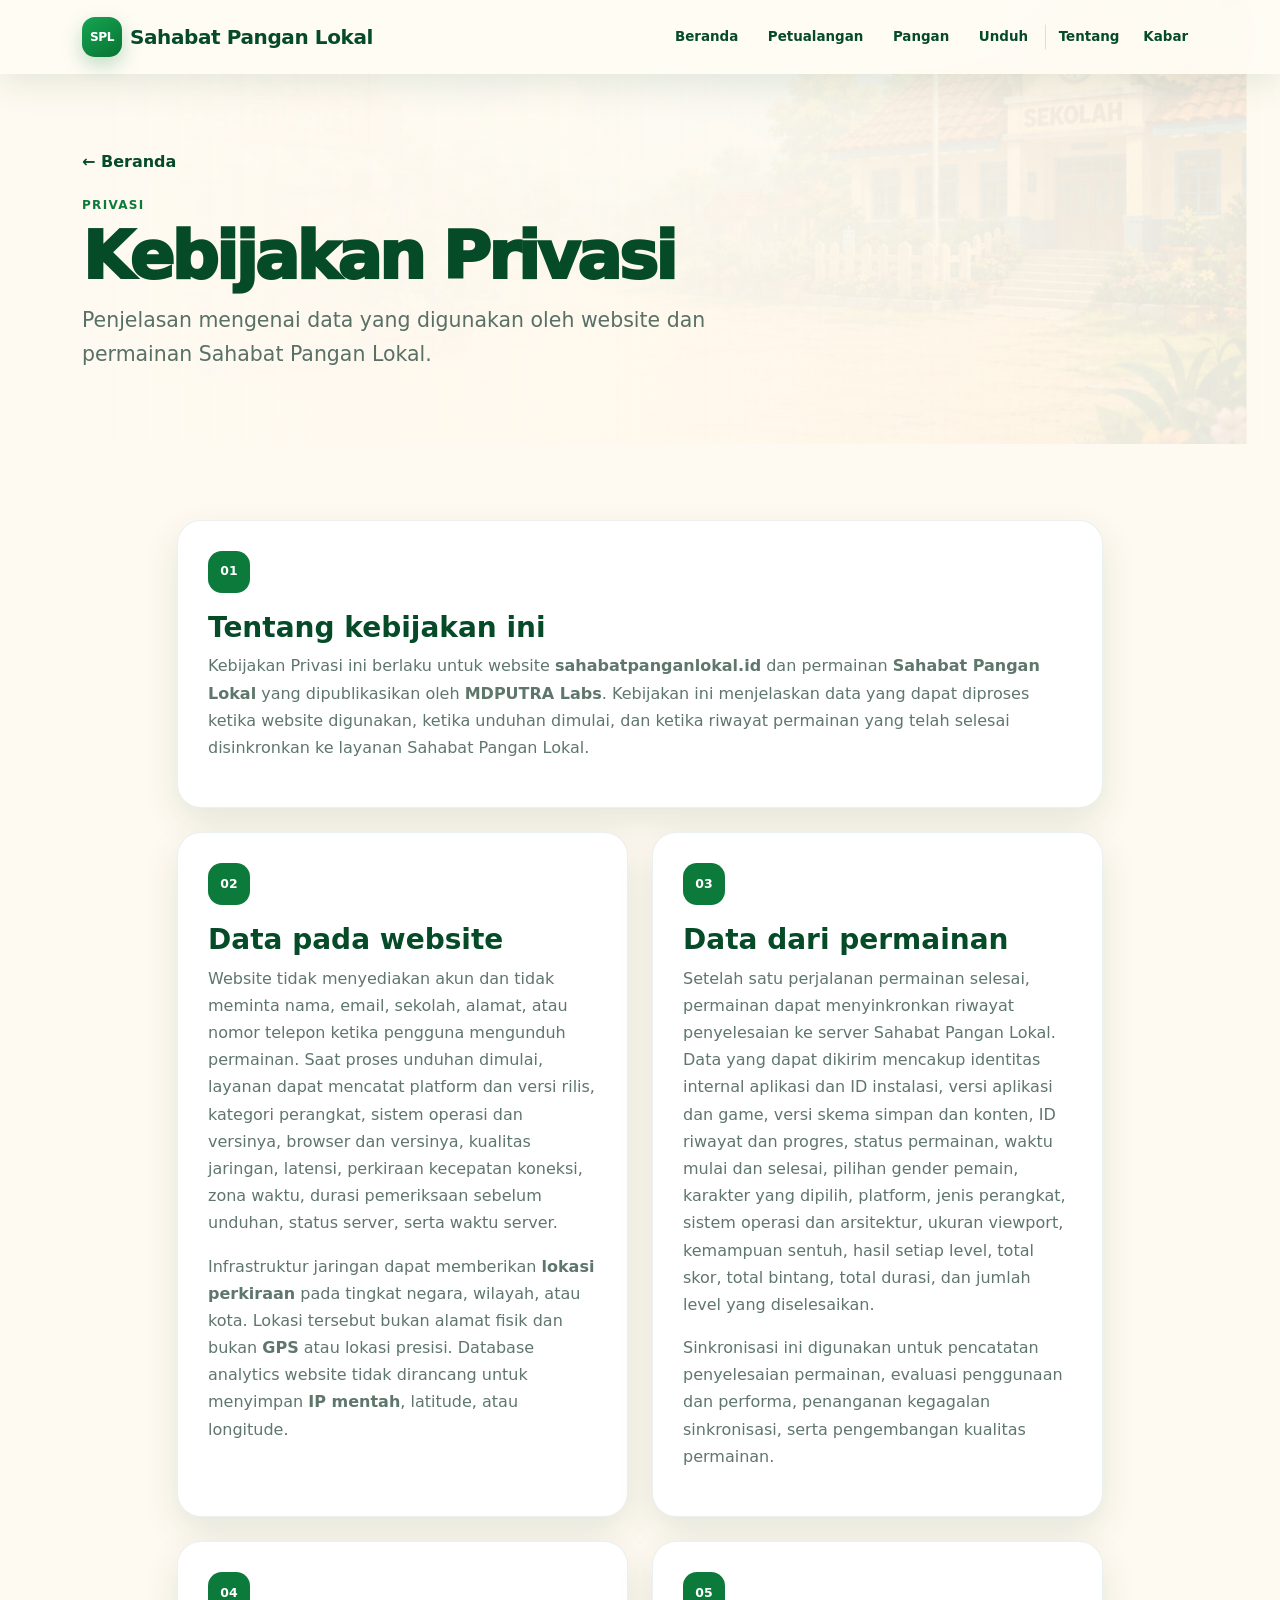
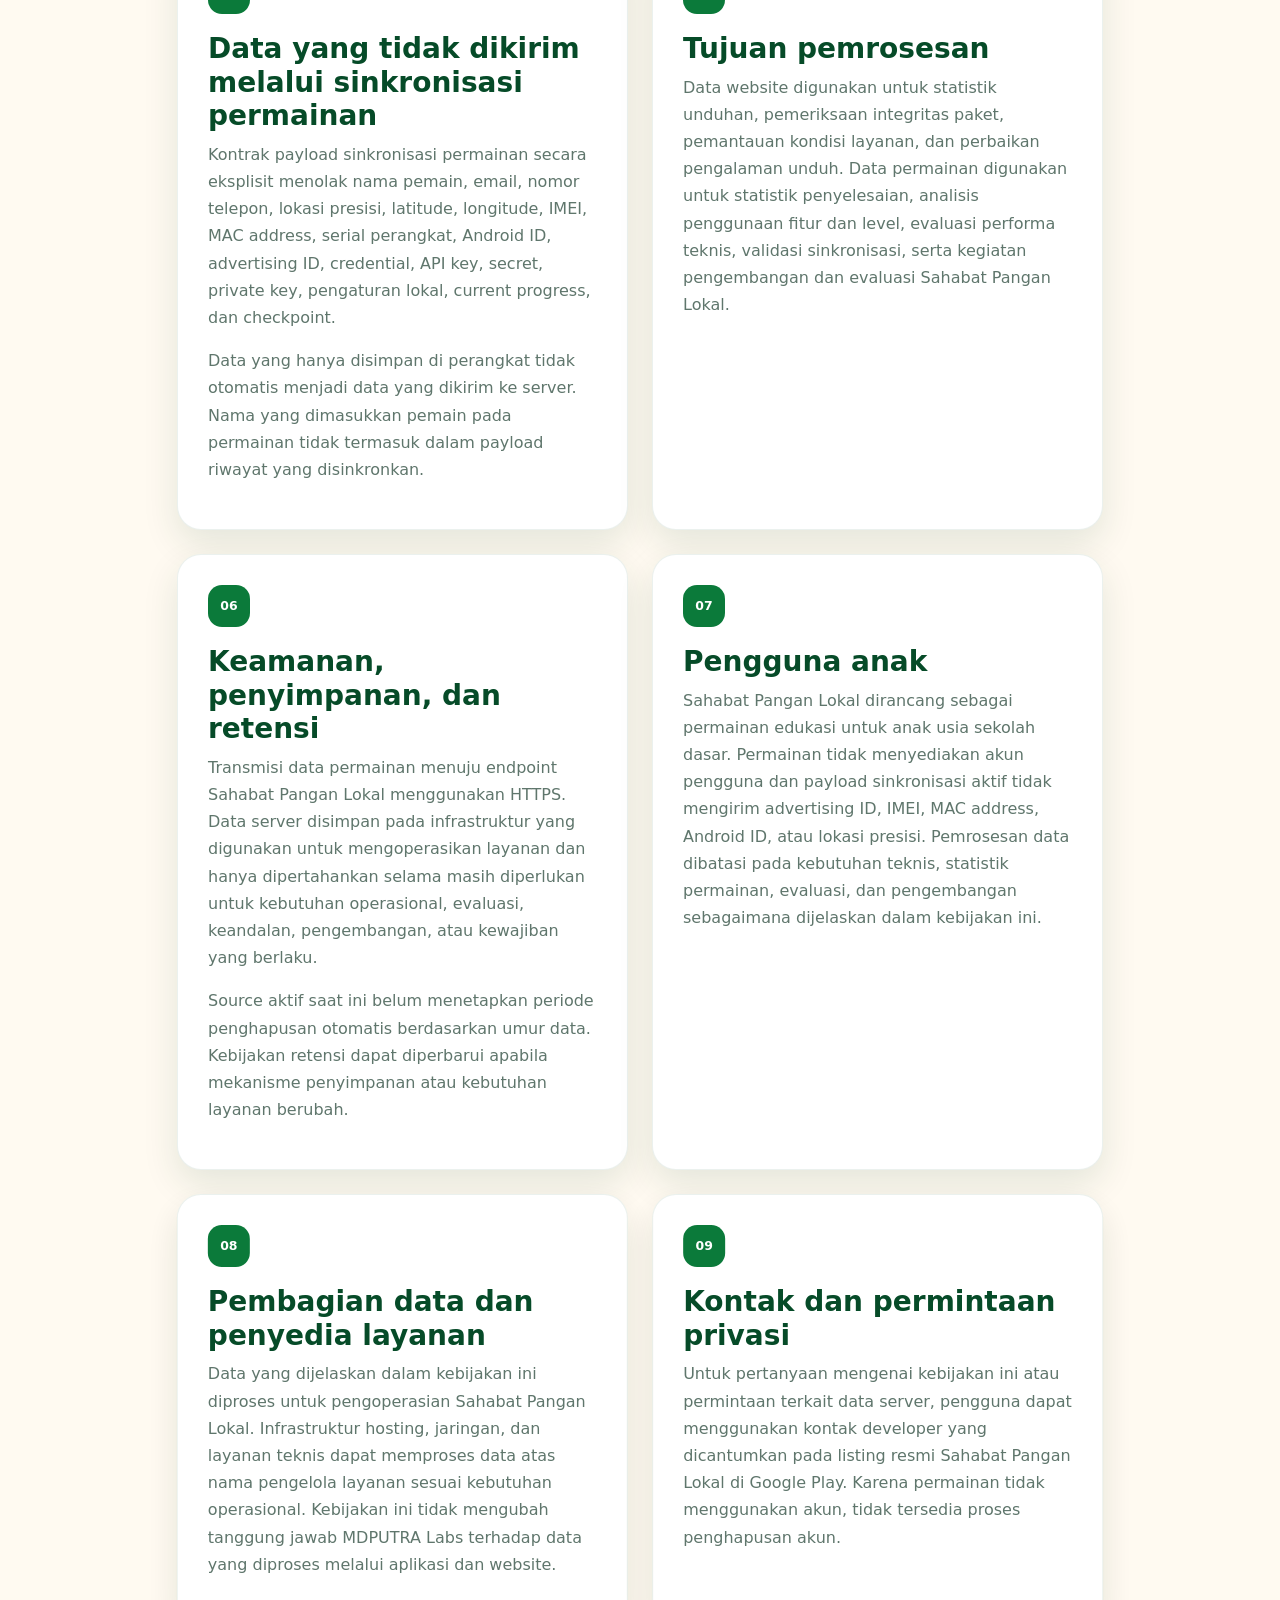
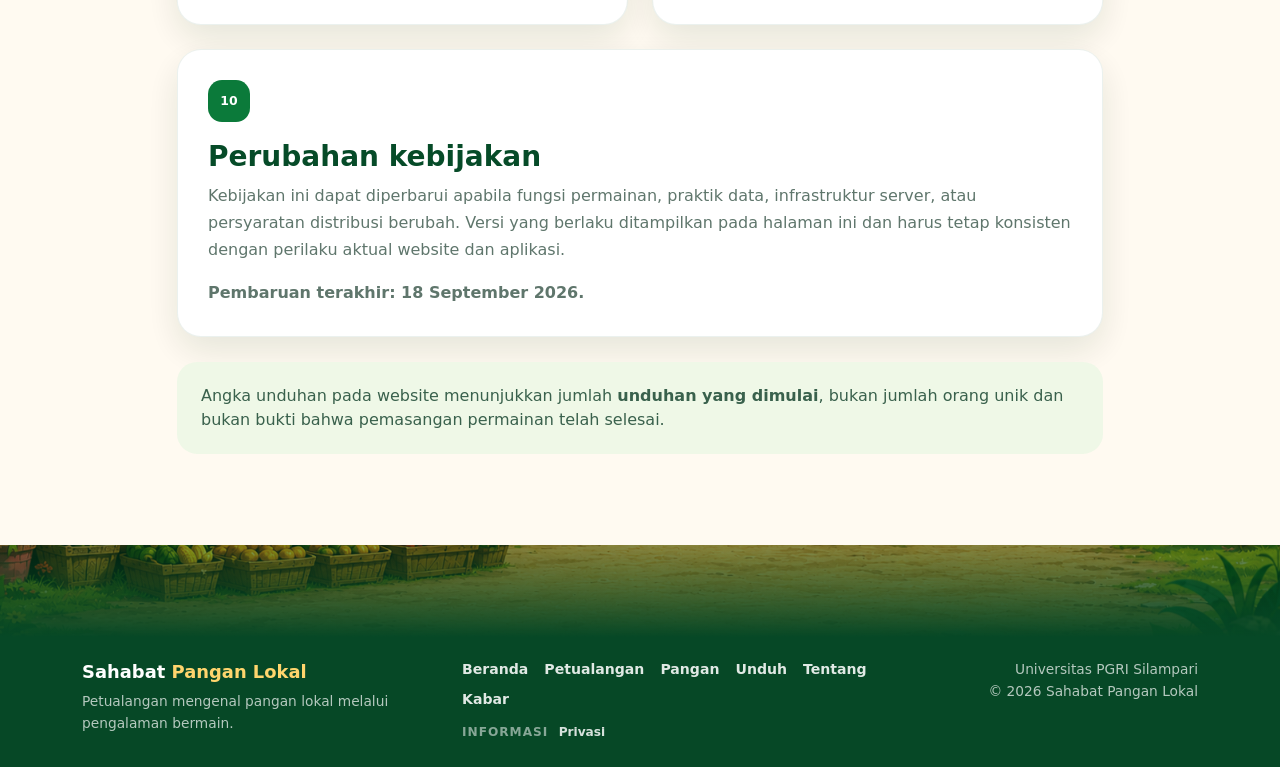
<file: privasi/index.html>
<!doctype html>
<html lang="id">
<head>
  <meta charset="utf-8">
  <meta name="viewport" content="width=device-width, initial-scale=1">
  <meta name="theme-color" content="#0b7a3a">
  <link rel="icon" type="image/webp" href="/assets/brand/logo_game.webp">
  <link rel="apple-touch-icon" href="/assets/brand/logo_game.png">
  <meta name="description" content="Kebijakan Privasi Sahabat Pangan Lokal untuk website dan permainan.">
  <title>Kebijakan Privasi — Sahabat Pangan Lokal</title>
  <link rel="stylesheet" href="/assets/vendor/bootstrap-5.3.8.min.css" integrity="sha384-sRIl4kxILFvY47J16cr9ZwB07vP4J8+LH7qKQnuqkuIAvNWLzeN8tE5YBujZqJLB" crossorigin="anonymous" onerror="this.onerror=null;this.href='/assets/vendor/bootstrap-fallback-5.3.6.min.css'">
  <link rel="stylesheet" href="/assets/css/site.css?v=879dd7f268a9">
  <script defer src="/assets/vendor/bootstrap-5.3.8.bundle.min.js" integrity="sha384-FKyoEForCGlyvwx9Hj09JcYn3nv7wiPVlz7YYwJrWVcXK/BmnVDxM+D2scQbITxI" crossorigin="anonymous" onerror="this.onerror=null;this.src='/assets/vendor/bootstrap-fallback-5.3.6.bundle.min.js'"></script>
  <script defer src="/assets/vendor/gsap-3.15.0.min.js"></script>
  <script defer src="/assets/vendor/ScrollTrigger-3.15.0.min.js"></script>
  <script defer src="/assets/js/site-config.js"></script>
  <script defer src="/assets/js/site-components.js"></script>
  <script defer src="/assets/js/site.js?v=14f3b3eb6ae4"></script>
</head>
<body class="internal-page">
  <a class="skip-link" href="#main-content">Lewati ke konten utama</a>
  <spl-navbar data-page="privasi"></spl-navbar>

  <main id="main-content">
    <header class="internal-hero" data-page-hero>
      <img class="internal-hero-bg" src="/assets/backgrounds/bg-main-menu.png" alt="" aria-hidden="true">
      <div class="container">
        <a data-page-hero-enter class="page-back d-inline-block mb-4" href="/">← Beranda</a>
        <p data-page-hero-enter class="eyebrow">Privasi</p>
        <h1 data-page-hero-enter>Kebijakan Privasi</h1>
        <p data-page-hero-enter class="lead mb-0">Penjelasan mengenai data yang digunakan oleh website dan permainan Sahabat Pangan Lokal.</p>
      </div>
    </header>

    <section class="internal-content">
      <div class="container">
        <div class="row g-4 justify-content-center">
          <div class="col-lg-10" data-reveal="up">
            <article class="info-card">
              <div class="info-card-number">01</div>
              <h2 class="h3">Tentang kebijakan ini</h2>
              <p>Kebijakan Privasi ini berlaku untuk website <strong>sahabatpanganlokal.id</strong> dan permainan <strong>Sahabat Pangan Lokal</strong> yang dipublikasikan oleh <strong>MDPUTRA Labs</strong>. Kebijakan ini menjelaskan data yang dapat diproses ketika website digunakan, ketika unduhan dimulai, dan ketika riwayat permainan yang telah selesai disinkronkan ke layanan Sahabat Pangan Lokal.</p>
            </article>
          </div>

          <div class="col-lg-5" data-reveal="left">
            <article class="info-card">
              <div class="info-card-number">02</div>
              <h2 class="h3">Data pada website</h2>
              <p>Website tidak menyediakan akun dan tidak meminta nama, email, sekolah, alamat, atau nomor telepon ketika pengguna mengunduh permainan. Saat proses unduhan dimulai, layanan dapat mencatat platform dan versi rilis, kategori perangkat, sistem operasi dan versinya, browser dan versinya, kualitas jaringan, latensi, perkiraan kecepatan koneksi, zona waktu, durasi pemeriksaan sebelum unduhan, status server, serta waktu server.</p>
              <p>Infrastruktur jaringan dapat memberikan <strong>lokasi perkiraan</strong> pada tingkat negara, wilayah, atau kota. Lokasi tersebut bukan alamat fisik dan bukan <strong>GPS</strong> atau lokasi presisi. Database analytics website tidak dirancang untuk menyimpan <strong>IP mentah</strong>, latitude, atau longitude.</p>
            </article>
          </div>

          <div class="col-lg-5" data-reveal="right">
            <article class="info-card">
              <div class="info-card-number">03</div>
              <h2 class="h3">Data dari permainan</h2>
              <p>Setelah satu perjalanan permainan selesai, permainan dapat menyinkronkan riwayat penyelesaian ke server Sahabat Pangan Lokal. Data yang dapat dikirim mencakup identitas internal aplikasi dan ID instalasi, versi aplikasi dan game, versi skema simpan dan konten, ID riwayat dan progres, status permainan, waktu mulai dan selesai, pilihan gender pemain, karakter yang dipilih, platform, jenis perangkat, sistem operasi dan arsitektur, ukuran viewport, kemampuan sentuh, hasil setiap level, total skor, total bintang, total durasi, dan jumlah level yang diselesaikan.</p>
              <p>Sinkronisasi ini digunakan untuk pencatatan penyelesaian permainan, evaluasi penggunaan dan performa, penanganan kegagalan sinkronisasi, serta pengembangan kualitas permainan.</p>
            </article>
          </div>

          <div class="col-lg-5" data-reveal="left">
            <article class="info-card">
              <div class="info-card-number">04</div>
              <h2 class="h3">Data yang tidak dikirim melalui sinkronisasi permainan</h2>
              <p>Kontrak payload sinkronisasi permainan secara eksplisit menolak nama pemain, email, nomor telepon, lokasi presisi, latitude, longitude, IMEI, MAC address, serial perangkat, Android ID, advertising ID, credential, API key, secret, private key, pengaturan lokal, current progress, dan checkpoint.</p>
              <p>Data yang hanya disimpan di perangkat tidak otomatis menjadi data yang dikirim ke server. Nama yang dimasukkan pemain pada permainan tidak termasuk dalam payload riwayat yang disinkronkan.</p>
            </article>
          </div>

          <div class="col-lg-5" data-reveal="right">
            <article class="info-card">
              <div class="info-card-number">05</div>
              <h2 class="h3">Tujuan pemrosesan</h2>
              <p>Data website digunakan untuk statistik unduhan, pemeriksaan integritas paket, pemantauan kondisi layanan, dan perbaikan pengalaman unduh. Data permainan digunakan untuk statistik penyelesaian, analisis penggunaan fitur dan level, evaluasi performa teknis, validasi sinkronisasi, serta kegiatan pengembangan dan evaluasi Sahabat Pangan Lokal.</p>
            </article>
          </div>

          <div class="col-lg-5" data-reveal="left">
            <article class="info-card">
              <div class="info-card-number">06</div>
              <h2 class="h3">Keamanan, penyimpanan, dan retensi</h2>
              <p>Transmisi data permainan menuju endpoint Sahabat Pangan Lokal menggunakan HTTPS. Data server disimpan pada infrastruktur yang digunakan untuk mengoperasikan layanan dan hanya dipertahankan selama masih diperlukan untuk kebutuhan operasional, evaluasi, keandalan, pengembangan, atau kewajiban yang berlaku.</p>
              <p>Source aktif saat ini belum menetapkan periode penghapusan otomatis berdasarkan umur data. Kebijakan retensi dapat diperbarui apabila mekanisme penyimpanan atau kebutuhan layanan berubah.</p>
            </article>
          </div>

          <div class="col-lg-5" data-reveal="right">
            <article class="info-card">
              <div class="info-card-number">07</div>
              <h2 class="h3">Pengguna anak</h2>
              <p>Sahabat Pangan Lokal dirancang sebagai permainan edukasi untuk anak usia sekolah dasar. Permainan tidak menyediakan akun pengguna dan payload sinkronisasi aktif tidak mengirim advertising ID, IMEI, MAC address, Android ID, atau lokasi presisi. Pemrosesan data dibatasi pada kebutuhan teknis, statistik permainan, evaluasi, dan pengembangan sebagaimana dijelaskan dalam kebijakan ini.</p>
            </article>
          </div>

          <div class="col-lg-5" data-reveal="left">
            <article class="info-card">
              <div class="info-card-number">08</div>
              <h2 class="h3">Pembagian data dan penyedia layanan</h2>
              <p>Data yang dijelaskan dalam kebijakan ini diproses untuk pengoperasian Sahabat Pangan Lokal. Infrastruktur hosting, jaringan, dan layanan teknis dapat memproses data atas nama pengelola layanan sesuai kebutuhan operasional. Kebijakan ini tidak mengubah tanggung jawab MDPUTRA Labs terhadap data yang diproses melalui aplikasi dan website.</p>
            </article>
          </div>

          <div class="col-lg-5" data-reveal="right">
            <article class="info-card">
              <div class="info-card-number">09</div>
              <h2 class="h3">Kontak dan permintaan privasi</h2>
              <p>Untuk pertanyaan mengenai kebijakan ini atau permintaan terkait data server, pengguna dapat menggunakan kontak developer yang dicantumkan pada listing resmi Sahabat Pangan Lokal di Google Play. Karena permainan tidak menggunakan akun, tidak tersedia proses penghapusan akun.</p>
            </article>
          </div>

          <div class="col-lg-10" data-reveal="up">
            <article class="info-card">
              <div class="info-card-number">10</div>
              <h2 class="h3">Perubahan kebijakan</h2>
              <p>Kebijakan ini dapat diperbarui apabila fungsi permainan, praktik data, infrastruktur server, atau persyaratan distribusi berubah. Versi yang berlaku ditampilkan pada halaman ini dan harus tetap konsisten dengan perilaku aktual website dan aplikasi.</p>
              <p class="mb-0"><strong>Pembaruan terakhir: 18 September 2026.</strong></p>
            </article>
          </div>
        </div>

        <div class="row justify-content-center mt-4">
          <div class="col-lg-10" data-reveal="up">
            <div class="privacy-note">Angka unduhan pada website menunjukkan jumlah <strong>unduhan yang dimulai</strong>, bukan jumlah orang unik dan bukan bukti bahwa pemasangan permainan telah selesai.</div>
          </div>
        </div>
      </div>
    </section>
  </main>

  <spl-footer data-page="privasi"></spl-footer>
</body>
</html>
</file>
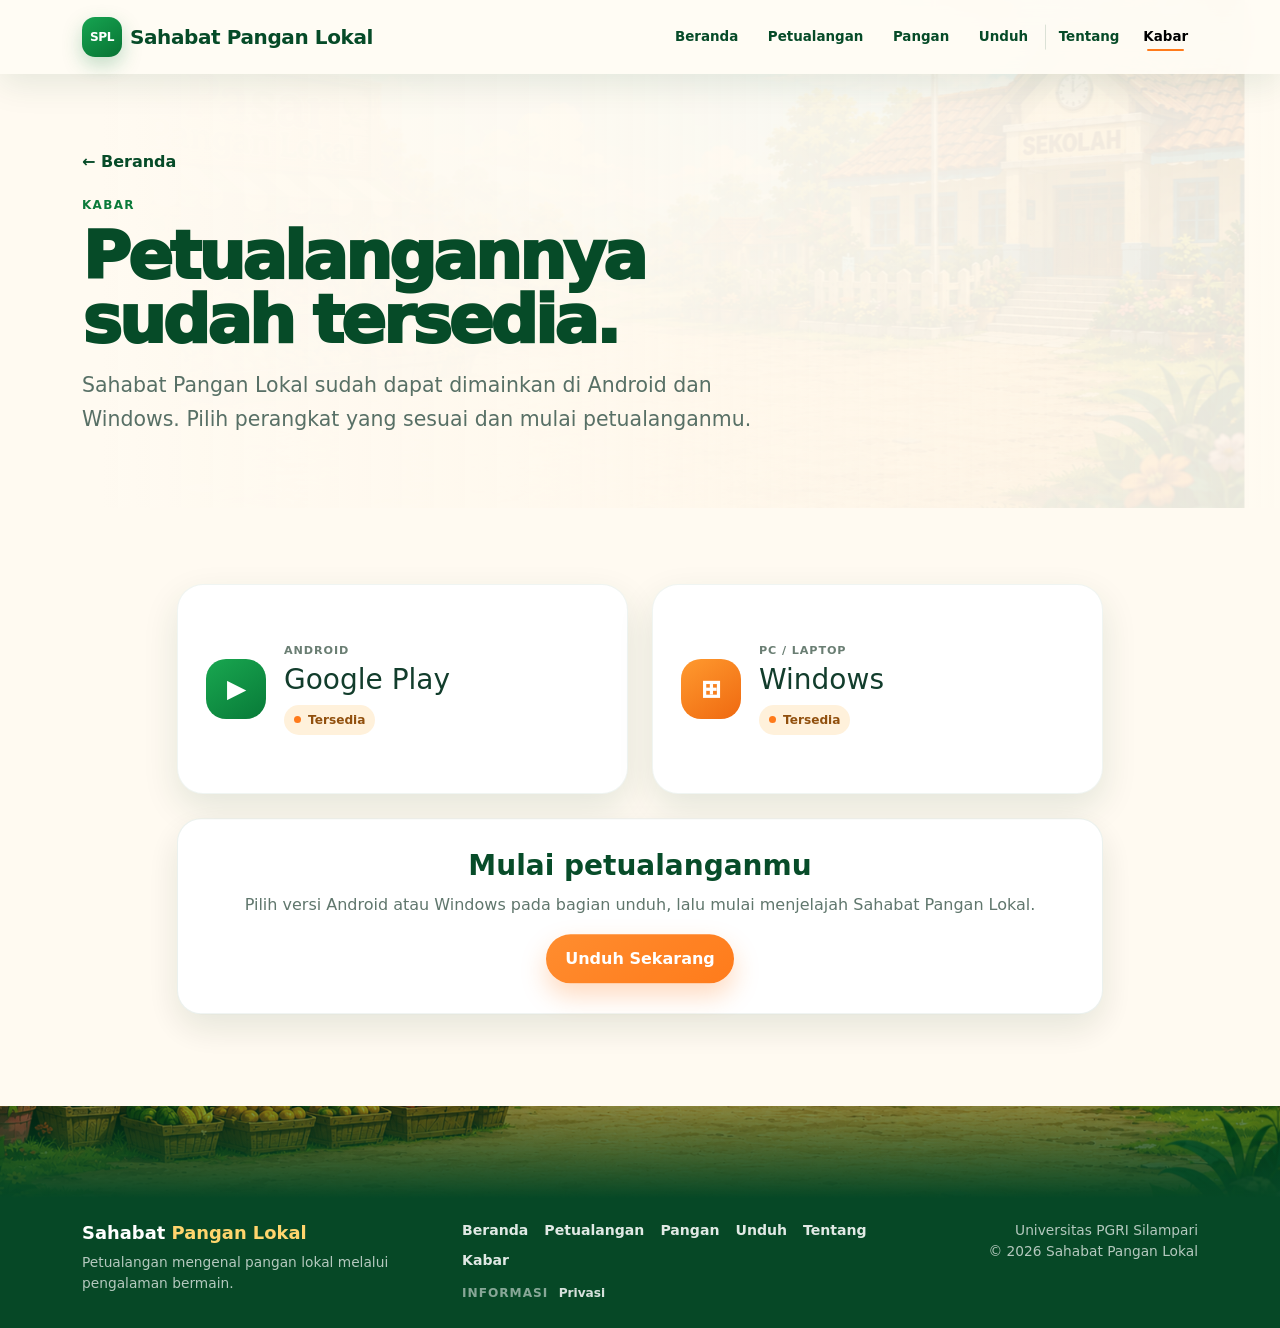
<file: status/index.html>
<!doctype html>
<html lang="id">
<head>
  <meta charset="utf-8">
  <meta name="viewport" content="width=device-width, initial-scale=1">
  <meta name="theme-color" content="#0b7a3a">
  <link rel="icon" type="image/webp" href="/assets/brand/logo_game.webp">
  <link rel="apple-touch-icon" href="/assets/brand/logo_game.png">
  <meta name="description" content="Kabar ketersediaan Sahabat Pangan Lokal untuk Android dan Windows.">
  <title>Kabar — Sahabat Pangan Lokal</title>
  <link rel="stylesheet" href="/assets/vendor/bootstrap-5.3.8.min.css" integrity="sha384-sRIl4kxILFvY47J16cr9ZwB07vP4J8+LH7qKQnuqkuIAvNWLzeN8tE5YBujZqJLB" crossorigin="anonymous" onerror="this.onerror=null;this.href='/assets/vendor/bootstrap-fallback-5.3.6.min.css'">
  <link rel="stylesheet" href="/assets/css/site.css?v=879dd7f268a9">
  <script defer src="/assets/vendor/bootstrap-5.3.8.bundle.min.js" integrity="sha384-FKyoEForCGlyvwx9Hj09JcYn3nv7wiPVlz7YYwJrWVcXK/BmnVDxM+D2scQbITxI" crossorigin="anonymous" onerror="this.onerror=null;this.src='/assets/vendor/bootstrap-fallback-5.3.6.bundle.min.js'"></script>
  <script defer src="/assets/vendor/gsap-3.15.0.min.js"></script>
  <script defer src="/assets/vendor/ScrollTrigger-3.15.0.min.js"></script>
  <script defer src="/assets/js/site-config.js"></script>
  <script defer src="/assets/js/site-components.js"></script>
  <script defer src="/assets/js/site.js?v=14f3b3eb6ae4"></script>
</head>
<body class="internal-page">
  <a class="skip-link" href="#main-content">Lewati ke konten utama</a>
  <spl-navbar data-page="status"></spl-navbar>

  <main id="main-content">
    <header class="internal-hero" data-page-hero><img class="internal-hero-bg" src="/assets/backgrounds/bg-main-menu.png" alt="" aria-hidden="true"><div class="container"><a data-page-hero-enter class="page-back d-inline-block mb-4" href="/">← Beranda</a><p data-page-hero-enter class="eyebrow">Kabar</p><h1 data-page-hero-enter>Petualangannya sudah tersedia.</h1><p data-page-hero-enter class="lead mb-0">Sahabat Pangan Lokal sudah dapat dimainkan di Android dan Windows. Pilih perangkat yang sesuai dan mulai petualanganmu.</p></div></header>

    <section class="internal-content">
      <div class="container">
        <div class="row g-4 justify-content-center">
          <div class="col-md-6 col-lg-5" data-reveal="left"><article class="platform-card google internal-platform-card"><div class="platform-icon" aria-hidden="true">▶</div><div><p class="platform-kicker">Android</p><h2 class="h3">Google Play</h2><p class="status-chip">Tersedia</p></div></article></div>
          <div class="col-md-6 col-lg-5" data-reveal="right"><article class="platform-card windows internal-platform-card"><div class="platform-icon" aria-hidden="true">⊞</div><div><p class="platform-kicker">PC / Laptop</p><h2 class="h3">Windows</h2><p class="status-chip">Tersedia</p></div></article></div>
        </div>
        <div class="row justify-content-center mt-4"><div class="col-lg-10" data-reveal="up"><div class="info-card text-center"><h2 class="h3">Mulai petualanganmu</h2><p class="mb-3">Pilih versi Android atau Windows pada bagian unduh, lalu mulai menjelajah Sahabat Pangan Lokal.</p><a class="spl-btn spl-btn-primary" href="/#ketersediaan">Unduh Sekarang</a></div></div></div>
      </div>
    </section>
  </main>

  <spl-footer data-page="status"></spl-footer>
</body>
</html>
</file>
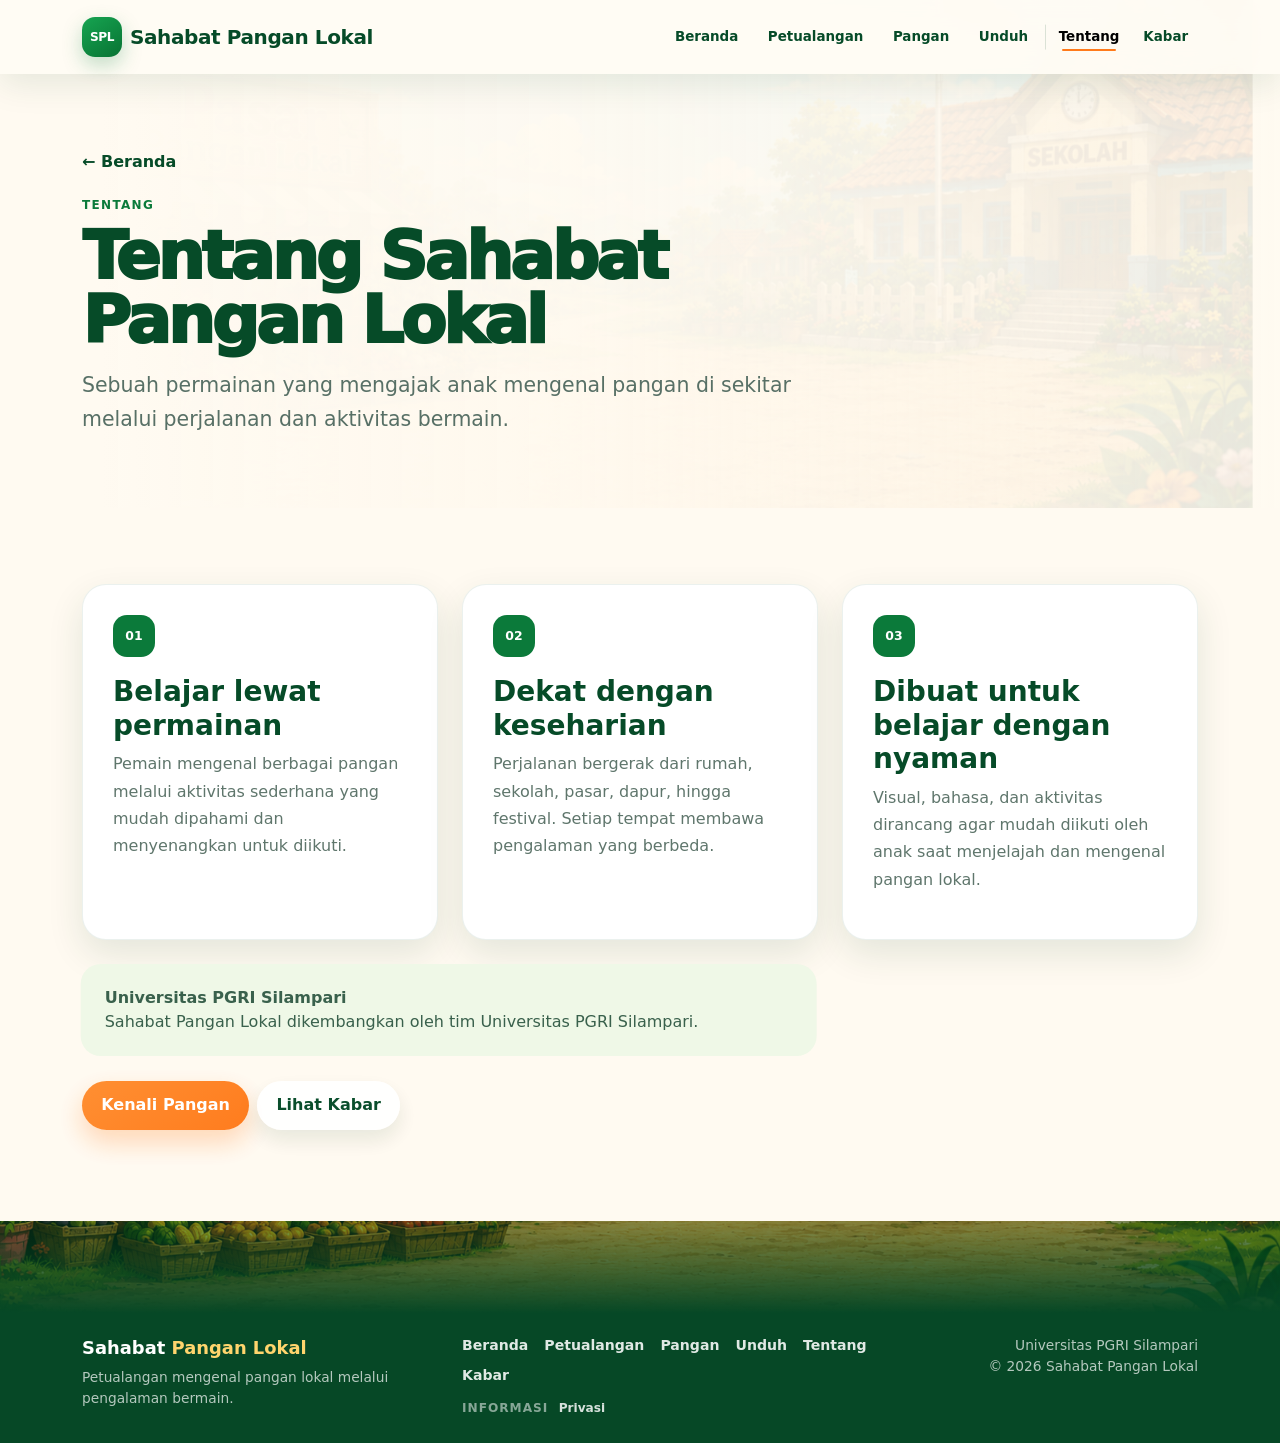
<file: tentang/index.html>
<!doctype html>
<html lang="id">
<head>
  <meta charset="utf-8">
  <meta name="viewport" content="width=device-width, initial-scale=1">
  <meta name="theme-color" content="#0b7a3a">
  <link rel="icon" type="image/webp" href="/assets/brand/logo_game.webp">
  <link rel="apple-touch-icon" href="/assets/brand/logo_game.png">
  <meta name="description" content="Tentang Sahabat Pangan Lokal, permainan edukasi yang mengajak anak mengenal pangan lokal melalui petualangan.">
  <title>Tentang — Sahabat Pangan Lokal</title>
  <link rel="stylesheet" href="/assets/vendor/bootstrap-5.3.8.min.css" integrity="sha384-sRIl4kxILFvY47J16cr9ZwB07vP4J8+LH7qKQnuqkuIAvNWLzeN8tE5YBujZqJLB" crossorigin="anonymous" onerror="this.onerror=null;this.href='/assets/vendor/bootstrap-fallback-5.3.6.min.css'">
  <link rel="stylesheet" href="/assets/css/site.css?v=879dd7f268a9">
  <script defer src="/assets/vendor/bootstrap-5.3.8.bundle.min.js" integrity="sha384-FKyoEForCGlyvwx9Hj09JcYn3nv7wiPVlz7YYwJrWVcXK/BmnVDxM+D2scQbITxI" crossorigin="anonymous" onerror="this.onerror=null;this.src='/assets/vendor/bootstrap-fallback-5.3.6.bundle.min.js'"></script>
  <script defer src="/assets/vendor/gsap-3.15.0.min.js"></script>
  <script defer src="/assets/vendor/ScrollTrigger-3.15.0.min.js"></script>
  <script defer src="/assets/js/site-config.js"></script>
  <script defer src="/assets/js/site-components.js"></script>
  <script defer src="/assets/js/site.js?v=14f3b3eb6ae4"></script>
</head>
<body class="internal-page">
  <a class="skip-link" href="#main-content">Lewati ke konten utama</a>
  <spl-navbar data-page="tentang"></spl-navbar>

  <main id="main-content">
    <header class="internal-hero" data-page-hero>
      <img class="internal-hero-bg" src="/assets/backgrounds/bg-main-menu.png" alt="" aria-hidden="true">
      <div class="container"><a data-page-hero-enter class="page-back d-inline-block mb-4" href="/">← Beranda</a><p data-page-hero-enter class="eyebrow">Tentang</p><h1 data-page-hero-enter>Tentang Sahabat Pangan Lokal</h1><p data-page-hero-enter class="lead mb-0">Sebuah permainan yang mengajak anak mengenal pangan di sekitar melalui perjalanan dan aktivitas bermain.</p></div>
    </header>

    <section class="internal-content">
      <div class="container">
        <div class="row g-4">
          <div class="col-lg-4" data-reveal="up"><article class="info-card"><div class="info-card-number">01</div><h2 class="h3">Belajar lewat permainan</h2><p>Pemain mengenal berbagai pangan melalui aktivitas sederhana yang mudah dipahami dan menyenangkan untuk diikuti.</p></article></div>
          <div class="col-lg-4" data-reveal="up"><article class="info-card"><div class="info-card-number">02</div><h2 class="h3">Dekat dengan keseharian</h2><p>Perjalanan bergerak dari rumah, sekolah, pasar, dapur, hingga festival. Setiap tempat membawa pengalaman yang berbeda.</p></article></div>
          <div class="col-lg-4" data-reveal="up"><article class="info-card"><div class="info-card-number">03</div><h2 class="h3">Dibuat untuk belajar dengan nyaman</h2><p>Visual, bahasa, dan aktivitas dirancang agar mudah diikuti oleh anak saat menjelajah dan mengenal pangan lokal.</p></article></div>
        </div>
        <div class="row mt-4"><div class="col-lg-8" data-reveal="left"><div class="privacy-note"><strong>Universitas PGRI Silampari</strong><br>Sahabat Pangan Lokal dikembangkan oleh tim Universitas PGRI Silampari.</div></div></div>
        <div class="d-flex flex-wrap gap-2 mt-4" data-reveal="up"><a class="spl-btn spl-btn-primary" href="/#pangan">Kenali Pangan</a><a class="spl-btn spl-btn-light" href="/status/">Lihat Kabar</a></div>
      </div>
    </section>
  </main>

  <spl-footer data-page="tentang"></spl-footer>
</body>
</html>
</file>
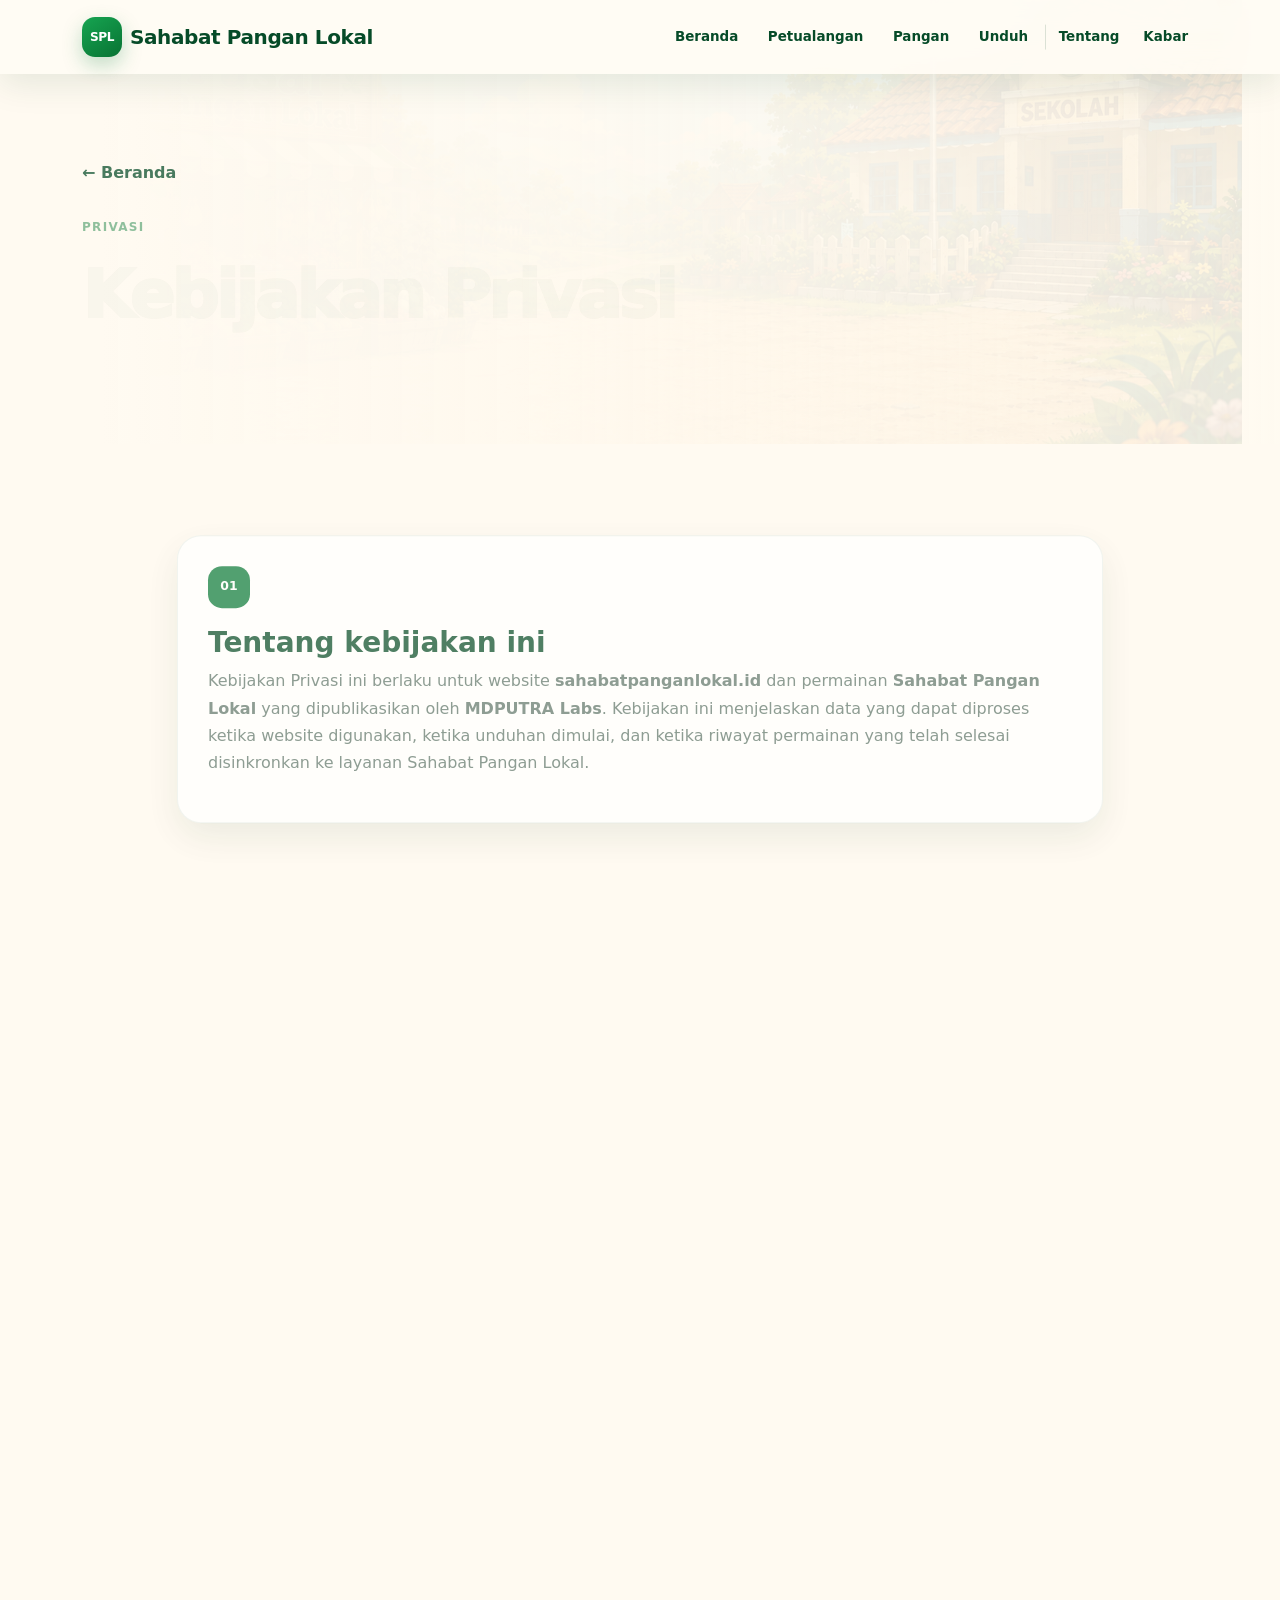
<file: privacy.html>
<!doctype html><html lang="id"><head><meta charset="utf-8"><meta http-equiv="refresh" content="0; url=/privasi/"><link rel="canonical" href="/privasi/"><title>Dialihkan ke Privasi</title></head><body><p>Halaman dipindahkan ke <a href="/privasi/">/privasi/</a>.</p></body></html>
</file>
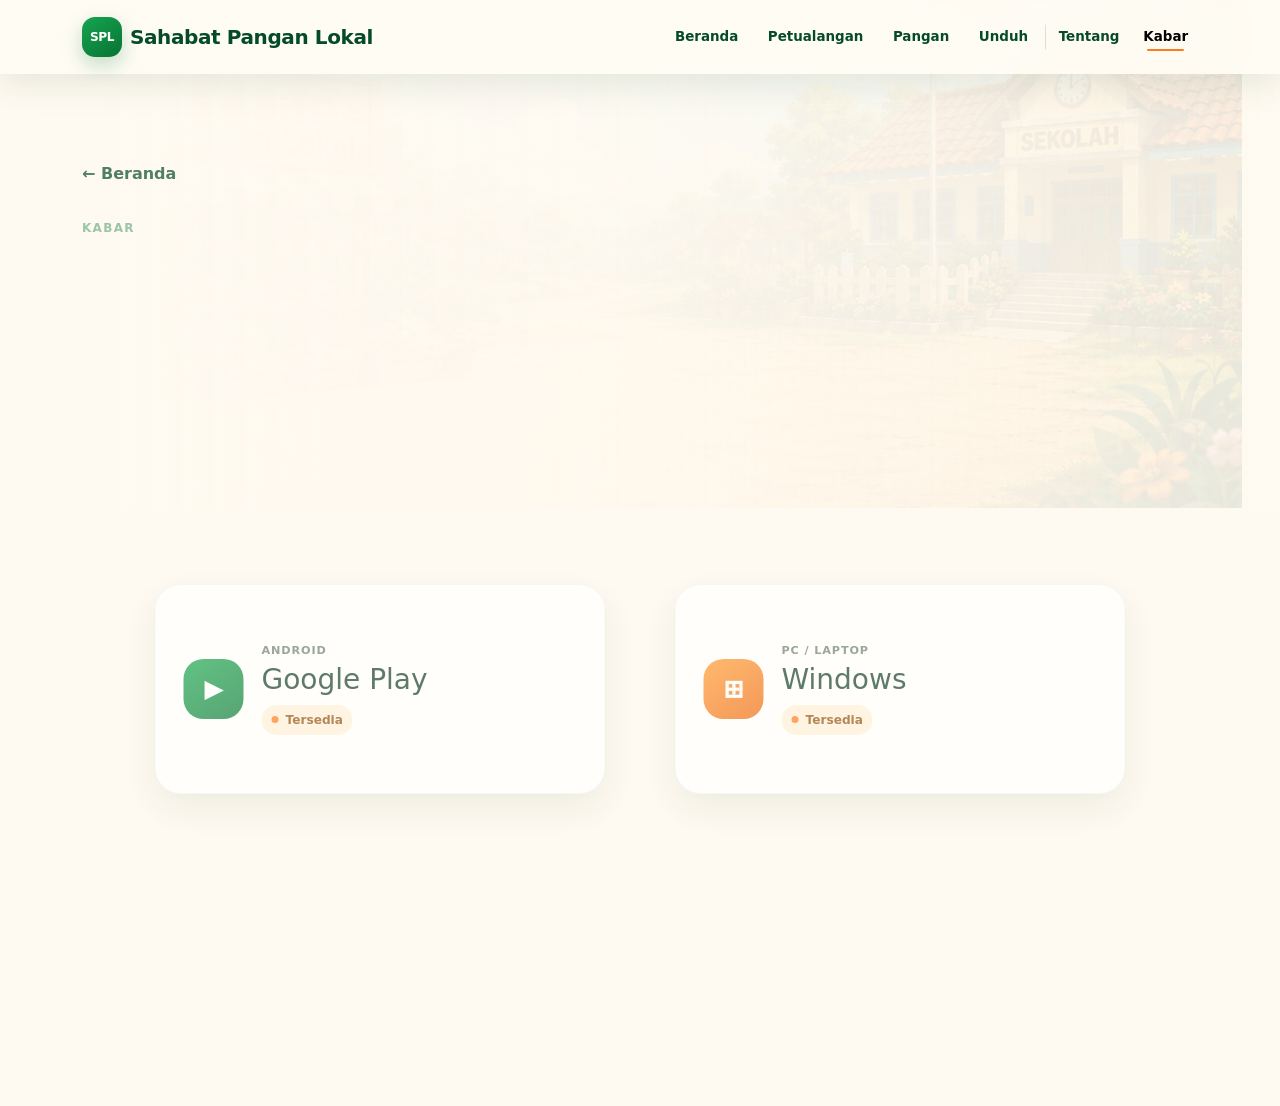
<file: status.html>
<!doctype html><html lang="id"><head><meta charset="utf-8"><meta http-equiv="refresh" content="0; url=/status/"><link rel="canonical" href="/status/"><title>Dialihkan ke Status</title></head><body><p>Halaman dipindahkan ke <a href="/status/">/status/</a>.</p></body></html>
</file>
<file: assets/css/site.css>
:root {
  --spl-green: #0b7a3a;
  --spl-green-dark: #064b28;
  --spl-green-deep: #04361e;
  --spl-green-soft: #e9f7e6;
  --spl-orange: #ff7a1a;
  --spl-yellow: #ffd66d;
  --spl-cream: #fffaf0;
  --spl-cream-2: #f7f7ea;
  --spl-ink: #123d2c;
  --spl-muted: #5f766c;
  --spl-white: #ffffff;
  --spl-shadow: 0 24px 60px rgba(8, 63, 35, .16);
  --spl-shadow-soft: 0 14px 36px rgba(8, 63, 35, .11);
  --spl-radius: 28px;
  --spl-radius-sm: 18px;
  --spl-header: 74px;
}

html { scroll-behavior: smooth; }
body {
  margin: 0;
  overflow-x: clip;
  color: var(--spl-ink);
  background: var(--spl-cream);
  font-family: Inter, ui-sans-serif, system-ui, -apple-system, BlinkMacSystemFont, "Segoe UI", sans-serif;
  -webkit-font-smoothing: antialiased;
}
body, button, a { -webkit-tap-highlight-color: transparent; }
img { max-width: 100%; }
a { color: inherit; }

.skip-link {
  position: fixed;
  left: 12px;
  top: -100px;
  z-index: 2000;
  padding: 10px 14px;
  border-radius: 12px;
  color: #fff;
  background: var(--spl-green-dark);
  text-decoration: none;
  opacity: 0;
  pointer-events: none;
}

.keyboard-nav .skip-link:focus-visible {
  top: 12px;
  opacity: 1;
  pointer-events: auto;
}

:focus-visible {
  outline: 3px solid var(--spl-yellow);
  outline-offset: 4px;
}

.spl-navbar {
  min-height: var(--spl-header);
  z-index: 1100;
  transition: background-color .3s ease, box-shadow .3s ease, backdrop-filter .3s ease;
}
.spl-navbar.is-scrolled,
.internal-page .spl-navbar {
  background: rgba(255, 252, 244, .91);
  box-shadow: 0 10px 34px rgba(7, 68, 36, .10);
  backdrop-filter: blur(14px);
}
.spl-navbar .navbar-brand {
  color: var(--spl-green-dark);
  font-weight: 850;
  letter-spacing: -.02em;
  text-decoration: none;
}
.brand-badge {
  width: 40px;
  height: 40px;
  display: inline-grid;
  place-items: center;
  flex: 0 0 auto;
  border-radius: 13px;
  background: linear-gradient(145deg, #16a451, #087333);
  color: #fff;
  font-size: .76rem;
  font-weight: 900;
  box-shadow: 0 8px 20px rgba(8, 122, 58, .25);
}
.spl-navbar .nav-link {
  position: relative;
  color: var(--spl-green-dark);
  font-weight: 750;
  padding: .65rem .85rem !important;
}
.spl-navbar .nav-link::after {
  content: "";
  position: absolute;
  left: .85rem;
  right: .85rem;
  bottom: .38rem;
  height: 2px;
  border-radius: 4px;
  background: var(--spl-orange);
  transform: scaleX(0);
  transform-origin: left;
  transition: transform .22s ease;
}
.spl-navbar .nav-link:hover::after,
.spl-navbar .nav-link.active::after { transform: scaleX(1); }
.nav-availability {
  border-radius: 999px;
  background: var(--spl-green-dark);
  color: #fff !important;
  padding-inline: 1.25rem !important;
  box-shadow: 0 10px 24px rgba(6, 75, 40, .18);
}
.nav-availability::after { display: none; }
.navbar-toggler {
  border: 0;
  border-radius: 12px;
  background: rgba(255, 255, 255, .8);
  box-shadow: 0 8px 20px rgba(7, 68, 36, .10);
}

.spl-btn {
  min-height: 46px;
  display: inline-flex;
  align-items: center;
  justify-content: center;
  gap: 9px;
  border: 0;
  border-radius: 999px;
  padding: .78rem 1.2rem;
  font-weight: 850;
  text-decoration: none;
  transition: transform .2s ease, box-shadow .2s ease, background-color .2s ease;
}
.spl-btn:hover { transform: translateY(-2px); }
.spl-btn-primary {
  color: #fff;
  background: linear-gradient(145deg, #ff8d2e, var(--spl-orange));
  box-shadow: 0 12px 26px rgba(255, 122, 26, .28);
}
.spl-btn-light {
  color: var(--spl-green-dark);
  background: rgba(255, 255, 255, .92);
  box-shadow: 0 10px 22px rgba(7, 68, 36, .10);
}

.eyebrow {
  margin-bottom: .7rem;
  color: var(--spl-green);
  font-size: .75rem;
  line-height: 1.2;
  font-weight: 900;
  text-transform: uppercase;
  letter-spacing: .11em;
}
.section-title {
  margin-bottom: 1.2rem;
  color: var(--spl-green-dark);
  font-size: clamp(2.25rem, 4.4vw, 4.75rem);
  line-height: .98;
  font-weight: 900;
  letter-spacing: -.045em;
}
.section-copy {
  color: var(--spl-muted);
  font-size: clamp(1rem, 1.2vw, 1.16rem);
  line-height: 1.75;
}
.text-link {
  display: inline-flex;
  align-items: center;
  gap: 8px;
  margin-top: .45rem;
  color: var(--spl-green-dark);
  font-weight: 850;
  text-decoration: none;
}
.text-link .arrow { transition: transform .2s ease; }
.text-link:hover .arrow { transform: translateX(5px); }

/* Hero */
.hero-section {
  position: relative;
  min-height: 720px;
  height: 100svh;
  max-height: 940px;
  overflow: hidden;
  isolation: isolate;
  background: #c9efff;
}
.hero-bg-wrap { position: absolute; inset: -4%; z-index: -5; overflow: hidden; }
.hero-bg-img {
  width: 100%;
  height: 100%;
  object-fit: cover;
  object-position: center;
  transform: scale(1.035);
  will-change: transform;
}
.hero-overlay {
  position: absolute;
  inset: 0;
  z-index: -4;
  background:
    linear-gradient(90deg, rgba(255, 252, 242, .89) 0%, rgba(255, 252, 242, .70) 28%, rgba(255,255,255,.10) 58%, rgba(255,255,255,.02) 100%),
    linear-gradient(180deg, rgba(255,255,255,.04), rgba(255,246,220,.16));
}
.hero-vignette {
  position: absolute;
  inset: 0;
  z-index: -3;
  pointer-events: none;
  box-shadow: inset 0 -90px 120px rgba(47, 88, 31, .15);
}
.hero-content-row { height: 100%; min-height: 720px; padding-top: var(--spl-header); }
.hero-copy-card {
  position: relative;
  z-index: 7;
  width: min(100%, 540px);
  padding: clamp(24px, 3.2vw, 42px);
  border: 1px solid rgba(255,255,255,.64);
  border-radius: 30px;
  background: rgba(255, 252, 244, .82);
  box-shadow: 0 30px 70px rgba(6, 65, 34, .16);
  backdrop-filter: blur(9px);
}
.hero-logo {
  width: clamp(92px, 9vw, 142px);
  height: auto;
  margin-bottom: 8px;
  filter: drop-shadow(0 10px 18px rgba(0,0,0,.08));
}
.hero-title {
  max-width: 12ch;
  margin: 0 0 1rem;
  color: var(--spl-green-dark);
  font-size: clamp(2.45rem, 4.4vw, 5.05rem);
  line-height: .96;
  font-weight: 950;
  letter-spacing: -.052em;
}
.hero-lead {
  max-width: 39ch;
  margin-bottom: 1.4rem;
  color: #4e6a5d;
  font-size: clamp(1rem, 1.15vw, 1.16rem);
  line-height: 1.65;
}
.hero-stage {
  position: relative;
  height: 100%;
  min-height: 640px;
  z-index: 3;
  display: flex;
  align-items: flex-end;
  justify-content: center;
  gap: clamp(4px, .65vw, 12px);
  padding: 0 6px 4.5%;
}
.hero-character {
  position: relative;
  flex: 0 0 auto;
  width: auto;
  height: clamp(350px, 55vh, 535px);
  aspect-ratio: var(--hero-character-ratio);
  transform-origin: 50% 100%;
  will-change: transform;
  filter: drop-shadow(0 18px 20px rgba(20, 62, 35, .12));
}
/* SPL 12 SHARED COMPONENT HOSTS + HERO PARALLAX START */
spl-navbar,
spl-footer {
  display: block;
}

.hero-character-parallax {
  width: 100%;
  height: 100%;
  transform-origin: 50% 100%;
  will-change: transform;
}
/* SPL 12 SHARED COMPONENT HOSTS + HERO PARALLAX END */
.hero-character img {
  display: block;
  width: 100%;
  height: 100%;
  max-width: none;
  object-fit: contain;
}
.hero-character--1 { --hero-character-ratio: 459 / 1254; z-index: 2; }
.hero-character--2 { --hero-character-ratio: 519 / 1254; z-index: 4; }
.hero-character--3 { --hero-character-ratio: 537 / 1254; z-index: 3; }
.hero-character--4 { --hero-character-ratio: 512 / 1254; z-index: 5; }
.hero-ground-glow {
  position: absolute;
  left: 8%;
  right: -2%;
  bottom: 1.5%;
  height: 82px;
  border-radius: 50%;
  background: radial-gradient(ellipse, rgba(255, 224, 147, .55), rgba(255,255,255,0) 70%);
  filter: blur(9px);
  z-index: 1;
}
.scroll-cue {
  position: absolute;
  left: 50%;
  bottom: 18px;
  z-index: 10;
  display: flex;
  flex-direction: column;
  align-items: center;
  gap: 3px;
  color: var(--spl-green-dark);
  font-size: .75rem;
  font-weight: 850;
  text-decoration: none;
  transform: translateX(-50%);
}
.scroll-cue-dot {
  width: 28px;
  height: 42px;
  display: grid;
  place-items: start center;
  padding-top: 7px;
  border: 2px solid currentColor;
  border-radius: 18px;
}
.scroll-cue-dot::before {
  content: "";
  width: 4px;
  height: 9px;
  border-radius: 4px;
  background: currentColor;
}

/* About */
.about-section {
  position: relative;
  min-height: 760px;
  padding: clamp(90px, 10vw, 145px) 0;
  overflow: hidden;
  background: linear-gradient(180deg, #fffdf6 0%, #f4f8e9 100%);
}
.about-orb {
  position: absolute;
  width: 360px;
  height: 360px;
  border-radius: 50%;
  background: radial-gradient(circle, rgba(157, 213, 104, .26), transparent 68%);
  filter: blur(10px);
  pointer-events: none;
}
.about-orb-a { left: -110px; top: 20%; }
.about-orb-b { right: -120px; bottom: 5%; }
.journey-stage {
  position: relative;
  width: min(100%, 690px);
  margin-inline: auto;
}
.journey-board {
  position: relative;
  padding: 26px 24px 22px;
  border: 1px solid rgba(8, 102, 53, .10);
  border-radius: 34px;
  background:
    radial-gradient(circle at top left, rgba(214, 239, 198, .62), transparent 38%),
    linear-gradient(180deg, #ffffff 0%, #f4fbef 100%);
  box-shadow: 0 30px 68px rgba(20, 79, 44, .12);
}
.journey-board::after {
  content: "";
  position: absolute;
  inset: 0;
  border-radius: inherit;
  pointer-events: none;
  box-shadow: inset 0 0 0 1px rgba(255,255,255,.55);
}
.journey-board-head {
  display: flex;
  align-items: center;
  justify-content: space-between;
  gap: 16px;
  margin-bottom: 20px;
}
.journey-board-chip {
  display: inline-flex;
  align-items: center;
  padding: 10px 14px;
  border-radius: 999px;
  color: var(--spl-green-dark);
  background: rgba(255,255,255,.96);
  border: 1px solid rgba(8, 102, 53, .14);
  box-shadow: 0 8px 18px rgba(16,77,42,.08);
  font-size: .74rem;
  font-weight: 900;
  letter-spacing: .06em;
  text-transform: uppercase;
}
.journey-board-intro {
  margin: 0;
  color: #607665;
  font-size: .92rem;
  font-weight: 700;
}
.journey-flow {
  position: relative;
  display: grid;
  grid-template-columns: repeat(5, minmax(0, 1fr));
  gap: 12px;
  align-items: start;
}
.journey-flow::before {
  content: "";
  position: absolute;
  left: 8%;
  right: 8%;
  top: 118px;
  height: 4px;
  border-radius: 999px;
  background: linear-gradient(90deg, rgba(12,105,59,.24) 0%, rgba(255,129,38,.58) 100%);
  z-index: 0;
}
.journey-node {
  position: relative;
  z-index: 1;
  display: grid;
  justify-items: center;
  text-align: center;
  padding: 18px 12px 16px;
  border: 1px solid rgba(8, 102, 53, .10);
  border-radius: 24px;
  background: rgba(255,255,255,.97);
  box-shadow: 0 18px 34px rgba(12, 79, 45, .08);
}
.journey-node-badge {
  position: absolute;
  left: 12px;
  top: 12px;
  min-width: 38px;
  height: 38px;
  display: grid;
  place-items: center;
  padding-inline: 10px;
  border-radius: 999px;
  color: #fff;
  background: var(--spl-green-dark);
  box-shadow: 0 8px 14px rgba(12,79,45,.16);
  font-size: .74rem;
  font-weight: 900;
}
.journey-node--5 .journey-node-badge {
  background: var(--spl-orange);
}
.journey-node-figure {
  width: 100%;
  margin: 0 0 10px;
  display: grid;
  place-items: center;
  min-height: 160px;
}
.journey-node-image {
  width: 100%;
  max-width: 122px;
  height: auto;
  display: block;
  filter: drop-shadow(0 10px 20px rgba(17, 90, 47, .18));
}
.journey-node h3 {
  margin: 0 0 4px;
  color: var(--spl-green-dark);
  font-size: 1.08rem;
  font-weight: 900;
}
.journey-node p {
  margin: 0;
  color: #607665;
  font-size: .82rem;
  line-height: 1.5;
}
.journey-order-pill {
  margin-top: 16px;
  display: flex;
  align-items: center;
  justify-content: center;
  flex-wrap: wrap;
  gap: 8px;
  padding: 12px 14px;
  border-radius: 18px;
  color: var(--spl-green-dark);
  background: #edf7e6;
  border: 1px solid rgba(8, 102, 53, .10);
  font-size: .83rem;
  font-weight: 850;
}
.journey-order-pill i {
  color: var(--spl-orange);
  font-style: normal;
  font-weight: 900;
}

/* Foods */
.foods-section {
  position: relative;
  min-height: 780px;
  padding: clamp(92px, 10vw, 145px) 0;
  overflow: hidden;
  color: #fff;
  background:
    radial-gradient(circle at 12% 22%, rgba(93, 211, 121, .20), transparent 32%),
    radial-gradient(circle at 91% 78%, rgba(248, 203, 70, .13), transparent 26%),
    linear-gradient(135deg, #0c863f 0%, #056231 54%, #044d29 100%);
}
.foods-section .eyebrow { color: #ffd97e; }
.foods-section .section-title { color: #fff; max-width: 12ch; }
.foods-section .section-copy { color: rgba(255,255,255,.76); max-width: 620px; }
.spl-food-swiper { position: relative; overflow: visible; padding: 28px 6px 66px; }
.food-card {
  height: 365px;
  overflow: hidden;
  border: 0;
  border-radius: 24px;
  background: #fff;
  box-shadow: 0 22px 46px rgba(0,0,0,.18);
  transform-origin: 50% 75%;
  transition: transform .42s cubic-bezier(.2,.8,.2,1), opacity .42s ease, filter .42s ease;
}
.swiper-slide { height: auto; }
.swiper-slide:not(.swiper-slide-active) .food-card { transform: scale(.91) translateY(15px); opacity: .72; filter: saturate(.78); }
.swiper-slide-active .food-card { transform: scale(1.03) translateY(-4px); opacity: 1; filter: none; }
.food-visual {
  height: 225px;
  display: grid;
  place-items: center;
  padding: 20px;
  background: linear-gradient(145deg, #eef8d9, #e2f0c6);
}
.food-visual img {
  width: 100%;
  height: 100%;
  object-fit: contain;
  transition: transform .4s cubic-bezier(.2,.8,.2,1);
}
.swiper-slide-active .food-visual img { transform: translateY(-8px) scale(1.06); }
.food-body { padding: 18px 20px 20px; }
.food-group { margin: 0 0 3px; color: var(--spl-green); font-size: .68rem; font-weight: 900; letter-spacing: .08em; text-transform: uppercase; }
.food-card h3 { margin: 0; color: var(--spl-green-dark); font-size: 1.45rem; font-weight: 900; }
.foods-section .swiper-button-prev,
.foods-section .swiper-button-next {
  position: absolute;
  top: 50%;
  z-index: 12;
  margin-top: -34px;
  width: 48px;
  height: 48px;
  border-radius: 50%;
  color: var(--spl-green-dark);
  background: #fff;
  box-shadow: 0 10px 24px rgba(0,0,0,.18);
}
.foods-section .swiper-button-prev { left: -14px; }
.foods-section .swiper-button-next { right: -14px; }
.foods-section .swiper-button-prev::after,
.foods-section .swiper-button-next::after { font-size: 1rem; font-weight: 900; }
.foods-section .swiper-pagination-bullet { width: 8px; height: 8px; background: rgba(255,255,255,.55); opacity: 1; }
.foods-section .swiper-pagination-bullet-active { width: 28px; border-radius: 999px; background: #ffd86b; }

/* Availability */
.availability-section {
  position: relative;
  min-height: 600px;
  padding: clamp(88px, 9vw, 135px) 0;
  overflow: hidden;
  background: linear-gradient(180deg, #fffdf6, #f6f7df);
}
.platform-card {
  min-height: 178px;
  display: flex;
  align-items: center;
  gap: 18px;
  padding: 28px;
  border: 1px solid rgba(8, 85, 42, .06);
  border-radius: 26px;
  background: #fff;
  box-shadow: var(--spl-shadow-soft);
}
.platform-icon {
  width: 60px;
  height: 60px;
  display: grid;
  place-items: center;
  flex: 0 0 auto;
  border-radius: 20px;
  background: linear-gradient(145deg, #19a750, #087a38);
  color: #fff;
  font-size: 1.45rem;
  font-weight: 950;
}
.platform-card.windows .platform-icon { background: linear-gradient(145deg, #ff9a2f, #ef6910); }
.platform-kicker { margin: 0 0 3px; color: #6a7e73; font-size: .7rem; font-weight: 900; text-transform: uppercase; letter-spacing: .08em; }
.platform-card h3 { margin: 0 0 9px; color: var(--spl-green-dark); font-size: 1.4rem; font-weight: 900; }
.status-chip {
  display: inline-flex;
  align-items: center;
  gap: 7px;
  margin: 0;
  padding: 6px 10px;
  border-radius: 999px;
  color: #91500e;
  background: #fff1db;
  font-size: .76rem;
  font-weight: 850;
}
.status-chip::before { content: ""; width: 7px; height: 7px; border-radius: 50%; background: var(--spl-orange); }
.availability-hill {
  position: absolute;
  left: -8%;
  bottom: -105px;
  width: 62%;
  height: 210px;
  border-radius: 50% 50% 0 0;
  background: rgba(164, 210, 100, .35);
}
.availability-hill.second { left: auto; right: -14%; width: 68%; height: 230px; background: rgba(126, 190, 78, .22); }

/* Footer */
.site-footer {
  position: relative;
  padding: 22px 0 26px;
  overflow: hidden;
  color: #fff;
  background: #064826;
}
.footer-landscape {
  height: 92px;
  margin: -22px 0 22px;
  overflow: hidden;
  position: relative;
}
.footer-landscape img {
  width: 100%;
  height: 160px;
  object-fit: cover;
  object-position: center 76%;
  transform: translateY(-32px) scale(1.04);
  opacity: .56;
}
.footer-landscape::after {
  content: "";
  position: absolute;
  inset: 0;
  background: linear-gradient(180deg, rgba(6,72,38,.05), #064826 100%);
}
.footer-title { margin-bottom: 5px; font-size: 1.12rem; font-weight: 900; }
.footer-title span { color: #ffd56d; }
.footer-copy, .footer-meta { color: rgba(255,255,255,.70); font-size: .86rem; line-height: 1.55; }
.footer-nav { display: flex; flex-wrap: wrap; gap: 10px 18px; }
.footer-nav a { color: rgba(255,255,255,.88); font-size: .88rem; font-weight: 800; text-decoration: none; }
.footer-nav a:hover { color: #ffd56d; }

/* Internal pages */
.internal-page { background: #fffaf1; }
.internal-hero {
  position: relative;
  min-height: 390px;
  padding: 150px 0 72px;
  overflow: hidden;
  isolation: isolate;
}
.internal-hero-bg {
  position: absolute;
  inset: -20% -3%;
  z-index: -3;
  width: 106%;
  height: 140%;
  object-fit: cover;
  object-position: center 47%;
  opacity: .34;
  filter: saturate(.86);
  will-change: transform;
}
.internal-hero::before {
  content: "";
  position: absolute;
  inset: 0;
  z-index: -2;
  background: linear-gradient(90deg, #fffaf1 8%, rgba(255,250,241,.94) 45%, rgba(255,250,241,.72) 100%);
}
.internal-hero h1 {
  max-width: 14ch;
  margin-bottom: 1rem;
  color: var(--spl-green-dark);
  font-size: clamp(2.7rem, 5.2vw, 5.4rem);
  line-height: .97;
  font-weight: 950;
  letter-spacing: -.05em;
}
.internal-hero .lead { max-width: 720px; color: #587066; font-size: clamp(1.05rem, 1.6vw, 1.28rem); line-height: 1.65; }
.internal-content { padding: 76px 0 92px; }
.info-card {
  height: 100%;
  padding: 30px;
  border: 1px solid rgba(7, 82, 40, .08);
  border-radius: 24px;
  background: #fff;
  box-shadow: var(--spl-shadow-soft);
}
.info-card-number {
  width: 42px;
  height: 42px;
  display: grid;
  place-items: center;
  margin-bottom: 18px;
  border-radius: 14px;
  color: #fff;
  background: var(--spl-green);
  font-size: .78rem;
  font-weight: 900;
}
.info-card h2, .info-card h3 { color: var(--spl-green-dark); font-weight: 900; }
.info-card p { color: var(--spl-muted); line-height: 1.7; }
.internal-platform-card { min-height: 210px; }
.privacy-note {
  padding: 22px 24px;
  border-radius: 20px;
  background: #eff8e7;
  color: #365e49;
}
.page-back { color: var(--spl-green-dark); font-weight: 850; text-decoration: none; }
.page-back:hover { color: var(--spl-orange); }

/* Initial states only when JS activates motion */
.js-motion [data-hero-enter],
.js-motion [data-page-hero-enter],
.js-motion [data-reveal] { opacity: 0; }

@media (max-width: 991.98px) {
  :root { --spl-header: 68px; }
  .spl-navbar .navbar-collapse {
    margin-top: 9px;
    padding: 14px;
    border-radius: 18px;
    background: rgba(255, 252, 244, .97);
    box-shadow: 0 16px 34px rgba(7, 68, 36, .12);
  }
  .hero-section { height: auto; min-height: 960px; max-height: none; }
  .hero-content-row { min-height: 960px; padding-top: 118px; align-items: start !important; }
  .hero-copy-card { width: min(620px, 92vw); margin-inline: auto; }
  .hero-stage {
    min-height: 440px;
    margin-top: 20px;
    gap: clamp(3px, .8vw, 8px);
    padding: 0 4px;
  }
  .hero-character { height: clamp(235px, 34vw, 360px); }
  .scroll-cue { display: none; }
  .about-section { min-height: 980px; }
  .journey-stage { margin-bottom: 36px; }
  .journey-flow { grid-template-columns: repeat(3, minmax(0, 1fr)); }
  .journey-flow::before { left: 10%; right: 10%; top: 118px; }
  .foods-section { min-height: auto; }
  .site-footer { padding-bottom: 30px; }
}

@media (max-width: 575.98px) {
  .brand-name { max-width: 160px; font-size: .92rem; line-height: 1.05; }
  .hero-section { min-height: 900px; }
  .hero-content-row { min-height: 900px; padding-top: 94px; }
  .hero-copy-card { padding: 22px; border-radius: 24px; }
  .hero-title { font-size: clamp(2.25rem, 12vw, 3.35rem); }
  .hero-logo { width: 94px; }
  .hero-stage {
    min-height: 330px;
    margin-top: 12px;
    gap: 0;
    padding-inline: 0;
  }
  .hero-character { height: clamp(190px, 58vw, 245px); }
  .about-section { min-height: 900px; padding-top: 80px; }
  .journey-stage { margin-bottom: 28px; }
  .journey-board { padding: 20px 16px 18px; border-radius: 26px; }
  .journey-board-head { flex-direction: column; align-items: flex-start; margin-bottom: 16px; }
  .journey-board-intro { font-size: .84rem; }
  .journey-flow { grid-template-columns: repeat(2, minmax(0, 1fr)); gap: 10px; }
  .journey-flow::before { display: none; }
  .journey-node { padding: 16px 10px 14px; border-radius: 20px; }
  .journey-node-badge { left: 10px; top: 10px; min-width: 34px; height: 34px; font-size: .68rem; }
  .journey-node-figure { min-height: 132px; }
  .journey-node-image { max-width: 104px; }
  .journey-node h3 { font-size: .98rem; }
  .journey-node p { font-size: .78rem; }
  .journey-node--5 { grid-column: 1 / -1; max-width: 220px; width: 100%; margin-inline: auto; }
  .journey-order-pill { justify-content: flex-start; font-size: .74rem; }
  .section-title { font-size: clamp(2.15rem, 11vw, 3.35rem); }
  .foods-section, .availability-section { padding-block: 80px; }
  .food-card { height: 338px; }
  .food-visual { height: 205px; }
  .foods-section .swiper-button-prev, .foods-section .swiper-button-next { display: none; }
  .platform-card { min-height: 150px; padding: 22px; }
  .footer-landscape { height: 68px; }
  .footer-landscape img { height: 130px; }
  .internal-hero { min-height: 350px; padding: 128px 0 60px; }
  .internal-content { padding: 56px 0 72px; }
}

@media (prefers-reduced-motion: reduce) {
  html { scroll-behavior: auto; }
  *, *::before, *::after {
    scroll-behavior: auto !important;
    animation-duration: .01ms !important;
    animation-iteration-count: 1 !important;
    transition-duration: .01ms !important;
  }
  .js-motion [data-hero-enter],
  .js-motion [data-page-hero-enter],
  .js-motion [data-reveal] { opacity: 1 !important; transform: none !important; }
  .hero-bg-img, .hero-character, .internal-hero-bg, .footer-landscape img { transform: none !important; }
}

/* SPL 07 FOOD POLISH START */
.foods-section {
  position: relative;
  overflow: hidden;
  min-height: calc(100svh - 76px);
  padding: clamp(2.5rem, 5vh, 4rem) 0 clamp(2rem, 4vh, 3rem);
  display: flex;
  align-items: center;
  background:
    radial-gradient(circle at 12% 18%, rgba(255, 208, 98, .13), transparent 25%),
    radial-gradient(circle at 88% 72%, rgba(255,255,255,.08), transparent 24%),
    linear-gradient(145deg, #138b3c 0%, #087431 54%, #075f2a 100%);
}

.foods-section .container {
  position: relative;
  z-index: 2;
}

.foods-shell {
  display: grid;
  gap: clamp(1.15rem, 2.4vh, 1.8rem);
}

.foods-header {
  display: grid;
  grid-template-columns: minmax(0, 1fr) auto;
  gap: clamp(1.5rem, 4vw, 4rem);
  align-items: end;
}

.foods-heading {
  max-width: 880px;
}

.foods-heading-topline {
  display: flex;
  align-items: center;
  gap: .75rem;
  margin-bottom: .6rem;
}

.foods-count-badge {
  display: inline-flex;
  align-items: center;
  min-height: 2rem;
  padding: .45rem .7rem;
  border-radius: 999px;
  color: #fff4c8;
  background: rgba(255,255,255,.12);
  border: 1px solid rgba(255,255,255,.14);
  font-size: .72rem;
  font-weight: 900;
  text-transform: uppercase;
  letter-spacing: .07em;
}

.foods-title {
  max-width: 12ch;
  margin-bottom: .7rem;
  font-size: clamp(2.65rem, 5vw, 4.8rem);
  line-height: .96;
}

.foods-copy {
  max-width: 42rem;
  margin: 0;
}

.foods-nav-wrap {
  display: inline-flex;
  align-items: center;
  justify-content: flex-end;
  gap: .65rem;
  align-self: end;
  padding-bottom: .2rem;
}

.foods-counter {
  display: inline-flex;
  align-items: baseline;
  justify-content: center;
  gap: .25rem;
  min-width: 5.4rem;
  color: rgba(255,255,255,.76);
  font-size: .85rem;
  font-weight: 800;
}

.foods-counter strong {
  color: #fff7d7;
  font-size: 1.15rem;
}

.spl-food-prev,
.spl-food-next {
  position: static;
  inset: auto;
  margin: 0;
  width: 3rem;
  height: 3rem;
  display: inline-grid;
  place-items: center;
  border: 1px solid rgba(255,255,255,.22);
  border-radius: 50%;
  background: rgba(255,255,255,.12);
  color: #fff;
  backdrop-filter: blur(8px);
  box-shadow: none;
  transition:
    transform 180ms ease,
    background-color 180ms ease,
    border-color 180ms ease;
}

.spl-food-prev::after,
.spl-food-next::after {
  content: none;
}

.spl-food-prev span,
.spl-food-next span {
  display: block;
  font-size: 1.25rem;
  line-height: 1;
  font-weight: 900;
  transform: translateY(-1px);
}

.spl-food-prev:hover,
.spl-food-next:hover,
.spl-food-prev:focus-visible,
.spl-food-next:focus-visible {
  transform: translateY(-2px);
  background: #ff922b;
  border-color: #ff922b;
}

.spl-food-prev.swiper-button-disabled,
.spl-food-next.swiper-button-disabled {
  opacity: .32;
  pointer-events: none;
}

.foods-stage {
  position: relative;
  padding: clamp(.8rem, 1.4vw, 1rem);
  border-radius: 1.8rem;
  background: rgba(255,255,255,.075);
  border: 1px solid rgba(255,255,255,.10);
}

.spl-food-swiper {
  overflow: hidden;
  padding: .65rem .15rem .25rem;
}

.spl-food-swiper .swiper-wrapper {
  align-items: stretch;
}

.spl-food-swiper .swiper-slide {
  height: auto;
}

.food-card {
  position: relative;
  height: 100%;
  min-height: 355px;
  display: grid;
  grid-template-rows: auto minmax(150px, 1fr) auto auto;
  gap: .75rem;
  padding: .85rem;
  overflow: hidden;
  border: 1px solid rgba(15,91,42,.10);
  border-radius: 1.45rem;
  background:
    linear-gradient(180deg, rgba(250,252,241,.99), rgba(231,242,226,.98));
  box-shadow: 0 .8rem 1.65rem rgba(1,43,17,.14);
  cursor: pointer;
  outline: none;
  transform: translateY(0) scale(.985);
  transition:
    transform 220ms ease,
    box-shadow 220ms ease,
    opacity 220ms ease,
    border-color 220ms ease;
}

.food-card:hover,
.food-card:focus-visible {
  transform: translateY(-6px) scale(.995);
  border-color: rgba(255,146,43,.42);
  box-shadow: 0 1.15rem 2rem rgba(1,43,17,.19);
}

.spl-food-swiper .swiper-slide.is-selected .food-card {
  transform: translateY(-8px) scale(1);
  border-color: rgba(255,146,43,.66);
  box-shadow:
    0 1.25rem 2.35rem rgba(1,43,17,.22),
    0 0 0 3px rgba(255,146,43,.13);
}

.spl-food-swiper.has-selection .swiper-slide:not(.is-selected) .food-card {
  opacity: .78;
}

.spl-food-swiper.has-selection .swiper-slide:not(.is-selected) .food-card:hover,
.spl-food-swiper.has-selection .swiper-slide:not(.is-selected) .food-card:focus-visible {
  opacity: 1;
}

.food-card-top {
  display: flex;
  align-items: center;
  justify-content: space-between;
  gap: .65rem;
}

.food-chip {
  display: inline-flex;
  align-items: center;
  min-height: 1.8rem;
  padding: .38rem .62rem;
  border-radius: 999px;
  color: #0c6d32;
  background: rgba(15,126,58,.10);
  font-size: .68rem;
  font-weight: 900;
  letter-spacing: .055em;
  text-transform: uppercase;
}

.food-index {
  display: inline-grid;
  place-items: center;
  width: 2rem;
  height: 2rem;
  border-radius: 50%;
  background: #ff922b;
  color: #fff;
  font-size: .75rem;
  font-weight: 900;
}

.food-visual {
  min-height: 0;
  display: grid;
  place-items: center;
  padding: .45rem;
  overflow: hidden;
  border-radius: 1.15rem;
  background:
    radial-gradient(circle at 50% 46%, rgba(255,255,255,.78), transparent 54%),
    linear-gradient(180deg, #edf4da, #dceccf);
}

.food-visual img {
  width: 100%;
  max-width: 190px;
  max-height: 170px;
  object-fit: contain;
  filter: drop-shadow(0 .8rem 1rem rgba(9,74,32,.16));
  transition: transform 220ms ease;
}

.food-card:hover .food-visual img,
.food-card:focus-visible .food-visual img,
.swiper-slide.is-selected .food-visual img {
  transform: scale(1.06);
}

.food-body {
  display: grid;
  gap: .32rem;
}

.food-body h3 {
  margin: 0;
  color: var(--spl-green-dark);
  font-size: clamp(1.2rem, 1.8vw, 1.55rem);
  line-height: 1.05;
}

.food-caption {
  margin: 0;
  min-height: 2.85em;
  color: #647568;
  font-size: .84rem;
  line-height: 1.42;
}

.food-detail-trigger {
  width: 100%;
  min-height: 2.55rem;
  display: flex;
  align-items: center;
  justify-content: space-between;
  gap: .5rem;
  padding: .65rem .8rem;
  border: 0;
  border-radius: .9rem;
  background: #0c6d32;
  color: #fff;
  font-size: .8rem;
  font-weight: 900;
  opacity: 0;
  visibility: hidden;
  transform: translateY(7px);
  pointer-events: none;
  transition:
    opacity 180ms ease,
    transform 180ms ease,
    background-color 180ms ease;
}

.swiper-slide.is-selected .food-detail-trigger {
  opacity: 1;
  visibility: visible;
  transform: translateY(0);
  pointer-events: auto;
}

.food-detail-trigger:hover,
.food-detail-trigger:focus-visible {
  background: #ff922b;
}

.spl-food-pagination {
  position: static;
  margin-top: .8rem;
  display: flex;
  align-items: center;
  justify-content: center;
  gap: .35rem;
}

.spl-food-pagination .swiper-pagination-bullet {
  width: .42rem;
  height: .42rem;
  margin: 0 !important;
  border-radius: 999px;
  background: rgba(255,255,255,.34);
  opacity: 1;
  transition:
    width 180ms ease,
    background-color 180ms ease;
}

.spl-food-pagination .swiper-pagination-bullet-active {
  width: 1.7rem;
  background: #ffd06d;
}

.food-detail-modal .modal-dialog {
  max-width: 760px;
  padding-inline: 1rem;
}

.food-detail-modal-content {
  position: relative;
  overflow: hidden;
  border: 0;
  border-radius: 2rem;
  background:
    radial-gradient(circle at 15% 20%, rgba(218,239,201,.72), transparent 34%),
    #fbfcf4;
  box-shadow: 0 2rem 4rem rgba(0,35,14,.28);
}

.food-modal-close {
  position: absolute;
  top: 1rem;
  right: 1rem;
  z-index: 3;
  width: 2.65rem;
  height: 2.65rem;
  display: grid;
  place-items: center;
  border: 0;
  border-radius: 50%;
  background: rgba(255,255,255,.9);
  color: #0a5a2a;
  font-size: 1.45rem;
  line-height: 1;
  box-shadow: 0 .6rem 1.2rem rgba(8,77,35,.12);
}

.food-modal-grid {
  display: grid;
  grid-template-columns: .92fr 1.08fr;
  min-height: 430px;
}

.food-modal-visual {
  min-height: 430px;
  display: grid;
  place-items: center;
  padding: 2rem;
  background: linear-gradient(180deg, #edf5dd 0%, #dceccf 100%);
}

.food-modal-visual img {
  max-width: 100%;
  max-height: 300px;
  object-fit: contain;
  filter: drop-shadow(0 1.15rem 1.5rem rgba(7,72,29,.17));
}

.food-modal-copy {
  display: flex;
  flex-direction: column;
  justify-content: center;
  padding: 3rem 2.4rem 2.4rem;
}

.food-modal-group {
  margin: 0 0 .7rem;
  color: #0d7134;
  font-size: .76rem;
  font-weight: 900;
  text-transform: uppercase;
  letter-spacing: .09em;
}

.food-modal-copy h3 {
  margin: 0 0 1rem;
  color: var(--spl-green-dark);
  font-size: clamp(2.2rem, 5vw, 3.5rem);
  line-height: .98;
}

.food-modal-copy > p:not(.food-modal-group) {
  margin: 0 0 1.5rem;
  color: #596c5e;
  line-height: 1.75;
}

.food-modal-done {
  align-self: flex-start;
  min-height: 2.8rem;
  padding: .7rem 1rem;
  border: 0;
  border-radius: 999px;
  background: #0c6d32;
  color: #fff;
  font-weight: 850;
}

@media (max-width: 1199.98px) {
  .foods-section {
    min-height: auto;
  }

  .foods-header {
    grid-template-columns: 1fr;
  }

  .foods-nav-wrap {
    justify-content: flex-start;
  }

  .foods-title {
    max-width: 14ch;
  }
}

@media (max-width: 767.98px) {
  .foods-section {
    padding-block: 4rem 3rem;
  }

  .foods-heading-topline {
    flex-wrap: wrap;
  }

  .foods-title {
    max-width: none;
    font-size: clamp(2.25rem, 11vw, 3.4rem);
  }

  .foods-stage {
    padding: .7rem;
    border-radius: 1.4rem;
  }

  .food-card {
    min-height: 350px;
  }

  .food-modal-grid {
    grid-template-columns: 1fr;
  }

  .food-modal-visual {
    min-height: 260px;
    padding: 1.5rem 2rem;
  }

  .food-modal-visual img {
    max-height: 210px;
  }

  .food-modal-copy {
    padding: 2rem 1.5rem 1.5rem;
  }
}

@media (prefers-reduced-motion: reduce) {
  .food-card,
  .food-visual img,
  .food-detail-trigger,
  .spl-food-prev,
  .spl-food-next,
  .spl-food-pagination .swiper-pagination-bullet {
    transition: none !important;
  }
}
/* SPL 07 FOOD POLISH END */

/* SPL 07E SWIPER WIDTH CONTAINMENT START */

/*
 * Prevent Swiper's calculated slide widths from feeding back into CSS
 * intrinsic sizing. Grid/flex items default to min-width:auto, which can
 * make the slider's own calculated width become the parent's min-content
 * width and expand recursively.
 */
.foods-container,
.foods-shell,
.foods-header,
.foods-heading,
.foods-nav-wrap,
.foods-stage,
.spl-food-swiper {
  min-width: 0;
}

.foods-container,
.foods-shell,
.foods-header,
.foods-stage,
.spl-food-swiper {
  width: 100%;
  max-width: 100%;
}

.foods-stage {
  overflow: hidden;
}

.spl-food-swiper {
  box-sizing: border-box;
  overflow: hidden;
}

.spl-food-swiper .swiper-wrapper {
  min-width: 0;
}

.foods-nav-wrap {
  width: auto;
  max-width: 100%;
}

/* SPL 07E SWIPER WIDTH CONTAINMENT END */

/* SPL 07F COMPACT SINGLE FOCUS START */

/* ---------- Compact desktop composition: one complete viewport ---------- */
@media (min-width: 992px) and (min-height: 700px) {
  .foods-section {
    height: calc(100svh - var(--spl-header));
    min-height: 650px;
    padding: clamp(.9rem, 1.8vh, 1.35rem) 0;
    align-items: stretch;
  }

  .foods-shell {
    height: 100%;
    min-height: 0;
    display: grid;
    grid-template-rows: auto minmax(0, 1fr);
    gap: clamp(.65rem, 1.4vh, 1rem);
  }

  .foods-header {
    align-items: center;
  }

  .foods-heading-topline {
    margin-bottom: .35rem;
  }

  .foods-title {
    max-width: 18ch;
    margin: .25rem 0 .4rem;
    font-size: clamp(2.35rem, 3.25vw, 3.45rem);
    line-height: .96;
    letter-spacing: -.04em;
  }

  .foods-copy {
    max-width: 44rem;
    font-size: clamp(.92rem, 1vw, 1rem);
    line-height: 1.45;
  }

  .foods-stage {
    min-height: 0;
    height: 100%;
    display: flex;
    align-items: center;
    padding: .55rem .65rem .35rem;
  }

  .spl-food-swiper {
    padding: .35rem .1rem .1rem;
  }

  .food-card {
    height: clamp(315px, 43vh, 355px);
    min-height: 0;
    grid-template-rows: auto minmax(0, 1fr) auto 2.25rem;
    gap: .5rem;
    padding: .7rem;
  }

  .food-visual {
    height: clamp(125px, 16.5vh, 150px);
    min-height: 0;
    padding: .2rem;
  }

  .food-visual img {
    max-width: 165px;
    max-height: 140px;
  }

  .food-body {
    padding: 0 .15rem .05rem;
    gap: .22rem;
  }

  .food-body h3 {
    font-size: clamp(1.08rem, 1.35vw, 1.3rem);
  }

  .food-caption {
    min-height: 2.55em;
    font-size: .77rem;
    line-height: 1.32;
  }

  .food-detail-trigger {
    min-height: 2.25rem;
    padding: .5rem .7rem;
    font-size: .76rem;
  }

  .spl-food-pagination {
    margin-top: .35rem;
  }
}

/* ---------- Integrated, non-floating top-right navigation ---------- */
.foods-section .foods-nav-wrap {
  width: auto;
  max-width: 100%;
  display: inline-flex;
  align-items: center;
  justify-content: flex-end;
  flex-wrap: nowrap;
  gap: .3rem;
  padding: .3rem;
  border: 1px solid rgba(255,255,255,.17);
  border-radius: 999px;
  background: rgba(2, 72, 30, .22);
  backdrop-filter: blur(10px);
  box-shadow: 0 .75rem 1.6rem rgba(2, 48, 20, .12);
}

.foods-section .foods-nav-wrap .spl-food-prev,
.foods-section .foods-nav-wrap .spl-food-next {
  position: static;
  top: auto;
  right: auto;
  bottom: auto;
  left: auto;
  z-index: auto;
  margin: 0;
  width: 2.65rem;
  height: 2.65rem;
  display: inline-grid;
  place-items: center;
  flex: 0 0 auto;
  border: 0;
  border-radius: 50%;
  color: #0a6230;
  background: #fff9eb;
  box-shadow: none;
  transform: none;
}

.foods-section .foods-nav-wrap .spl-food-prev:hover,
.foods-section .foods-nav-wrap .spl-food-next:hover,
.foods-section .foods-nav-wrap .spl-food-prev:focus-visible,
.foods-section .foods-nav-wrap .spl-food-next:focus-visible {
  color: #fff;
  background: #ff922b;
  transform: translateY(-1px);
}

.foods-section .foods-nav-wrap .spl-food-prev::after,
.foods-section .foods-nav-wrap .spl-food-next::after {
  content: none;
}

.foods-nav-icon {
  width: 1.15rem;
  height: 1.15rem;
  fill: none;
  stroke: currentColor;
  stroke-width: 2.35;
  stroke-linecap: round;
  stroke-linejoin: round;
}

.foods-section .foods-nav-wrap .foods-counter {
  min-width: 4.8rem;
  padding: 0 .45rem;
  white-space: nowrap;
  color: rgba(255,255,255,.74);
}

.foods-counter-separator {
  color: rgba(255,255,255,.48);
}

/* ---------- One and only one dominant card after user selection ---------- */

/* Neutralize the older Swiper-active scaling from the baseline stylesheet. */
.spl-food-swiper .swiper-slide .food-card,
.spl-food-swiper .swiper-slide.swiper-slide-active:not(.is-selected) .food-card {
  transform: translateY(0) scale(.965);
  opacity: 1;
  filter: none;
}

.spl-food-swiper .swiper-slide.swiper-slide-active:not(.is-selected) .food-visual img {
  transform: none;
}

/* Hover is feedback only; it must not compete with the selected card. */
.spl-food-swiper .swiper-slide:not(.is-selected) .food-card:hover,
.spl-food-swiper .swiper-slide:not(.is-selected) .food-card:focus-visible {
  transform: translateY(-3px) scale(.975);
  opacity: 1;
  filter: none;
}

/* Once a card is selected, every other card becomes subordinate. */
.spl-food-swiper.has-selection .swiper-slide:not(.is-selected) .food-card,
.spl-food-swiper.has-selection .swiper-slide.swiper-slide-active:not(.is-selected) .food-card {
  transform: translateY(2px) scale(.925);
  opacity: .72;
  filter: saturate(.84);
  box-shadow: 0 .55rem 1.2rem rgba(1,43,17,.10);
}

/* Exactly one selected/focused card gets the visual emphasis. */
.spl-food-swiper.has-selection .swiper-slide.is-selected .food-card {
  position: relative;
  z-index: 3;
  transform: translateY(-4px) scale(1.015);
  opacity: 1;
  filter: none;
  border-color: rgba(255,146,43,.72);
  box-shadow:
    0 1.2rem 2rem rgba(1,43,17,.22),
    0 0 0 3px rgba(255,146,43,.14);
}

.spl-food-swiper.has-selection .swiper-slide.is-selected .food-visual img {
  transform: scale(1.045);
}

@media (max-width: 991.98px) {
  .foods-title {
    max-width: 16ch;
    font-size: clamp(2.1rem, 7.5vw, 3.1rem);
  }

  .foods-section .foods-nav-wrap {
    justify-self: start;
  }
}

@media (max-width: 767.98px) {
  .foods-section .foods-nav-wrap .spl-food-prev,
  .foods-section .foods-nav-wrap .spl-food-next {
    display: inline-grid;
    width: 2.55rem;
    height: 2.55rem;
  }
}

/* SPL 07F COMPACT SINGLE FOCUS END */

/* SPL 07G HORIZONTAL TITLE FULL IMAGE START */

/* Desktop heading becomes a horizontal row instead of a narrow text column. */
@media (min-width: 992px) {
  .foods-heading {
    width: 100%;
    max-width: none;
    min-width: 0;
  }

  .foods-title {
    width: 100%;
    max-width: none;
    white-space: nowrap;
    font-size: clamp(2.2rem, 2.7vw, 3rem);
    line-height: .98;
    letter-spacing: -.035em;
  }
}

/*
 * Keep every food object fully visible inside its visual panel.
 * Existing source images have different aspect ratios, so width:100% plus
 * scaling can crop tall/wide objects when the card is selected.
 */
.food-visual {
  overflow: hidden;
  padding: .65rem .75rem;
}

.food-visual img {
  width: auto;
  height: auto;
  max-width: 92%;
  max-height: 92%;
  object-fit: contain;
  object-position: center;
  transform-origin: center center;
}

/* Hover remains subtle and never pushes the object outside its panel. */
.spl-food-swiper .swiper-slide:not(.is-selected) .food-card:hover .food-visual img,
.spl-food-swiper .swiper-slide:not(.is-selected) .food-card:focus-visible .food-visual img {
  transform: scale(1.015);
}

/* Selected card stays emphasized, while its food object remains fully visible. */
.spl-food-swiper.has-selection .swiper-slide.is-selected .food-visual img {
  transform: scale(1.01);
}

@media (max-width: 991.98px) {
  .foods-title {
    white-space: normal;
  }

  .food-visual img {
    max-width: 90%;
    max-height: 90%;
  }
}

/* SPL 07G HORIZONTAL TITLE FULL IMAGE END */

/* SPL 07H FOOD IMAGE TRUE CONTAIN START */

/*
 * Use a hard image box that exactly matches .food-visual.
 * object-fit:contain then scales the complete PNG inside that box.
 * This avoids the intrinsic-size clipping caused by width:auto/height:auto.
 */
.food-visual {
  overflow: hidden;
  padding: .35rem .45rem;
}

.food-visual img {
  display: block;
  width: 100%;
  height: 100%;
  max-width: 100%;
  max-height: 100%;
  min-width: 0;
  min-height: 0;
  object-fit: contain;
  object-position: center center;
  transform: none;
}

/*
 * Keep the object fully visible in every interaction state.
 * Card elevation/scale still communicates hover/selection, so the image
 * itself does not need to zoom beyond its containment box.
 */
.food-card:hover .food-visual img,
.food-card:focus-visible .food-visual img,
.swiper-slide-active .food-visual img,
.spl-food-swiper .swiper-slide.swiper-slide-active:not(.is-selected) .food-visual img,
.spl-food-swiper .swiper-slide:not(.is-selected) .food-card:hover .food-visual img,
.spl-food-swiper .swiper-slide:not(.is-selected) .food-card:focus-visible .food-visual img,
.spl-food-swiper.has-selection .swiper-slide.is-selected .food-visual img {
  transform: none;
}

/* SPL 07H FOOD IMAGE TRUE CONTAIN END */

/* SPL 08 DOWNLOAD CTA START */

.download-cta-section {
  position: relative;
  min-height: calc(100svh - var(--spl-header));
  padding: clamp(2.6rem, 6vh, 4.5rem) 0;
  display: flex;
  align-items: center;
  overflow: hidden;
  background:
    radial-gradient(circle at 8% 18%, rgba(255, 207, 96, .16), transparent 25%),
    radial-gradient(circle at 92% 82%, rgba(126, 190, 78, .18), transparent 26%),
    linear-gradient(135deg, #fffdf6 0%, #f8f9e9 52%, #f1f6dc 100%);
}

.download-orb {
  position: absolute;
  border-radius: 50%;
  pointer-events: none;
  filter: blur(4px);
}

.download-orb--a {
  width: 360px;
  height: 360px;
  left: -140px;
  bottom: -160px;
  background: rgba(166, 213, 102, .24);
}

.download-orb--b {
  width: 280px;
  height: 280px;
  right: -100px;
  top: -100px;
  background: rgba(255, 177, 74, .13);
}

.download-shell {
  display: grid;
  grid-template-columns: minmax(0, .92fr) minmax(0, 1.08fr);
  gap: clamp(1.4rem, 3vw, 2.8rem);
  align-items: stretch;
}

.download-promo-card {
  position: relative;
  overflow: hidden;
  min-height: 520px;
  display: flex;
  flex-direction: column;
  justify-content: center;
  padding: clamp(2rem, 4vw, 3.4rem);
  border-radius: 2.2rem;
  color: #fff;
  background:
    radial-gradient(circle at 84% 16%, rgba(255, 215, 111, .20), transparent 24%),
    linear-gradient(145deg, #0b7f3b 0%, #075f2f 58%, #054723 100%);
  box-shadow: 0 2rem 4rem rgba(8, 74, 38, .19);
}

.download-promo-card::after {
  content: "";
  position: absolute;
  width: 270px;
  height: 270px;
  right: -90px;
  bottom: -110px;
  border-radius: 50%;
  background: rgba(255,255,255,.06);
}

.download-promo-top {
  position: relative;
  z-index: 2;
  display: flex;
  align-items: center;
  gap: 1rem;
  margin-bottom: 1.5rem;
}

.download-game-logo {
  width: 78px;
  height: 78px;
  object-fit: contain;
  padding: .4rem;
  border-radius: 1.25rem;
  background: rgba(255,255,255,.94);
  box-shadow: 0 .8rem 1.6rem rgba(0,0,0,.12);
}

.download-kicker {
  margin: 0 0 .45rem;
  color: #ffd878;
  font-size: .74rem;
  font-weight: 900;
  text-transform: uppercase;
  letter-spacing: .11em;
}

.download-live-badge {
  display: inline-flex;
  align-items: center;
  gap: .45rem;
  padding: .45rem .7rem;
  border-radius: 999px;
  color: #eaffdd;
  background: rgba(255,255,255,.12);
  border: 1px solid rgba(255,255,255,.14);
  font-size: .76rem;
  font-weight: 850;
}

.download-live-badge > span {
  width: .5rem;
  height: .5rem;
  border-radius: 50%;
  background: #9ce96c;
  box-shadow: 0 0 0 .32rem rgba(156,233,108,.12);
}

.download-title {
  position: relative;
  z-index: 2;
  max-width: 11ch;
  margin: 0 0 1.1rem;
  color: #fff;
  font-size: clamp(2.35rem, 4.1vw, 4.5rem);
  line-height: .96;
  font-weight: 950;
  letter-spacing: -.05em;
}

.download-lead {
  position: relative;
  z-index: 2;
  max-width: 38rem;
  margin: 0 0 1.25rem;
  color: rgba(255,255,255,.78);
  font-size: 1rem;
  line-height: 1.65;
}

.download-feature-row {
  position: relative;
  z-index: 2;
  display: flex;
  flex-wrap: wrap;
  gap: .5rem;
  margin-bottom: 1.35rem;
}

.download-feature-row span {
  padding: .48rem .72rem;
  border-radius: 999px;
  color: #f4ffe8;
  background: rgba(255,255,255,.09);
  border: 1px solid rgba(255,255,255,.10);
  font-size: .75rem;
  font-weight: 800;
}

.download-total-stat {
  position: relative;
  z-index: 2;
  width: min(100%, 310px);
  display: grid;
  grid-template-columns: auto 1fr;
  grid-template-areas:
    "label label"
    "number meta";
  align-items: end;
  gap: .15rem .7rem;
  padding: 1rem 1.1rem;
  border-radius: 1.35rem;
  background: rgba(255,255,255,.10);
  border: 1px solid rgba(255,255,255,.12);
}

.download-total-label {
  grid-area: label;
  color: rgba(255,255,255,.68);
  font-size: .72rem;
  font-weight: 850;
  text-transform: uppercase;
  letter-spacing: .08em;
}

.download-total-stat strong {
  grid-area: number;
  color: #ffd772;
  font-size: clamp(2rem, 3.5vw, 3.2rem);
  line-height: .95;
  font-weight: 950;
  letter-spacing: -.04em;
}

.download-total-stat small {
  grid-area: meta;
  align-self: end;
  padding-bottom: .25rem;
  color: rgba(255,255,255,.66);
  font-size: .72rem;
}

.download-platform-area {
  min-width: 0;
  display: flex;
  flex-direction: column;
  justify-content: center;
}

.download-platform-heading {
  margin-bottom: 1.1rem;
}

.download-platform-heading h3 {
  margin: 0 0 .4rem;
  color: var(--spl-green-dark);
  font-size: clamp(1.9rem, 3vw, 2.8rem);
  font-weight: 950;
  letter-spacing: -.035em;
}

.download-platform-heading > p:last-child {
  margin: 0;
  color: #687b6d;
}

.download-platform-grid {
  display: grid;
  grid-template-columns: repeat(2, minmax(0, 1fr));
  gap: 1rem;
}

.download-platform-card {
  min-width: 0;
  min-height: 365px;
  display: flex;
  flex-direction: column;
  padding: 1.35rem;
  border: 1px solid rgba(7, 91, 42, .09);
  border-radius: 1.8rem;
  background:
    linear-gradient(180deg, rgba(255,255,255,.98), rgba(250,252,244,.98));
  box-shadow: 0 1.4rem 2.8rem rgba(8, 72, 36, .11);
  transition:
    transform 220ms ease,
    box-shadow 220ms ease,
    border-color 220ms ease;
}

.download-platform-card:hover,
.download-platform-card:focus-within {
  transform: translateY(-6px);
  border-color: rgba(15, 133, 60, .22);
  box-shadow: 0 1.8rem 3.2rem rgba(8, 72, 36, .16);
}

.download-platform-card--windows:hover,
.download-platform-card--windows:focus-within {
  border-color: rgba(255, 130, 32, .28);
}

.download-platform-card-head {
  display: flex;
  align-items: center;
  justify-content: space-between;
  gap: .8rem;
  margin-bottom: 1.1rem;
}

.download-platform-icon {
  width: 3.65rem;
  height: 3.65rem;
  display: grid;
  place-items: center;
  border-radius: 1.2rem;
  color: #fff;
  background: linear-gradient(145deg, #18a64f, #08773a);
  box-shadow: 0 .8rem 1.5rem rgba(10, 130, 59, .20);
}

.download-platform-card--windows .download-platform-icon {
  background: linear-gradient(145deg, #ff9b31, #f06d16);
  box-shadow: 0 .8rem 1.5rem rgba(255, 122, 26, .20);
}

.download-platform-icon svg {
  width: 1.7rem;
  height: 1.7rem;
  fill: currentColor;
  stroke: currentColor;
  stroke-width: 1.6;
  stroke-linecap: round;
  stroke-linejoin: round;
}

.download-platform-card--android .download-platform-icon svg {
  fill: none;
}

.download-platform-card--android .download-icon-play {
  fill: currentColor;
  stroke: none;
}

.download-available-chip {
  display: inline-flex;
  align-items: center;
  gap: .4rem;
  padding: .42rem .68rem;
  border-radius: 999px;
  color: #0b7335;
  background: #eaf7e4;
  font-size: .72rem;
  font-weight: 900;
}

.download-available-chip::before {
  content: "";
  width: .45rem;
  height: .45rem;
  border-radius: 50%;
  background: #2cad55;
}

.download-platform-copy {
  margin-bottom: 1rem;
}

.download-platform-kicker {
  margin: 0 0 .25rem;
  color: #738176;
  font-size: .7rem;
  font-weight: 900;
  text-transform: uppercase;
  letter-spacing: .09em;
}

.download-platform-copy h3 {
  margin: 0 0 .45rem;
  color: var(--spl-green-dark);
  font-size: 1.45rem;
  font-weight: 950;
  letter-spacing: -.025em;
}

.download-platform-copy > p:last-child {
  margin: 0;
  color: #66796d;
  font-size: .9rem;
  line-height: 1.55;
}

.download-platform-stat {
  margin-top: auto;
  margin-bottom: .9rem;
  display: grid;
  grid-template-columns: auto 1fr;
  grid-template-areas:
    "label label"
    "number meta";
  align-items: end;
  gap: .1rem .45rem;
}

.download-platform-stat span {
  grid-area: label;
  color: #7c8d81;
  font-size: .68rem;
  font-weight: 850;
  text-transform: uppercase;
  letter-spacing: .07em;
}

.download-platform-stat strong {
  grid-area: number;
  color: var(--spl-green-dark);
  font-size: 2rem;
  line-height: 1;
  font-weight: 950;
  letter-spacing: -.035em;
}

.download-platform-card--windows .download-platform-stat strong {
  color: #c95d12;
}

.download-platform-stat small {
  grid-area: meta;
  padding-bottom: .15rem;
  color: #7b8d81;
  font-size: .72rem;
}

.download-button {
  min-height: 3rem;
  display: flex;
  align-items: center;
  justify-content: space-between;
  gap: .7rem;
  padding: .75rem .95rem;
  border-radius: 1rem;
  color: #fff;
  background: #087638;
  text-decoration: none;
  font-size: .86rem;
  font-weight: 900;
  box-shadow: 0 .8rem 1.4rem rgba(8, 118, 56, .16);
  transition:
    transform 180ms ease,
    background-color 180ms ease,
    box-shadow 180ms ease;
}

.download-button:hover,
.download-button:focus-visible {
  color: #fff;
  transform: translateY(-2px);
  background: #075f2f;
  box-shadow: 0 1rem 1.6rem rgba(8, 118, 56, .22);
}

.download-button--orange {
  background: #f1771f;
  box-shadow: 0 .8rem 1.4rem rgba(241, 119, 31, .16);
}

.download-button--orange:hover,
.download-button--orange:focus-visible {
  background: #d96312;
  box-shadow: 0 1rem 1.6rem rgba(241, 119, 31, .22);
}

.download-button-arrow {
  width: 1.9rem;
  height: 1.9rem;
  display: grid;
  place-items: center;
  border-radius: 50%;
  background: rgba(255,255,255,.16);
}

.download-helper {
  margin: .9rem 0 0;
  color: #74857a;
  font-size: .78rem;
  text-align: center;
}

@media (max-width: 1199.98px) {
  .download-cta-section {
    min-height: auto;
  }

  .download-shell {
    grid-template-columns: 1fr;
  }

  .download-promo-card {
    min-height: 450px;
  }

  .download-title {
    max-width: 15ch;
  }
}

@media (max-width: 767.98px) {
  .download-cta-section {
    padding-block: 4rem;
  }

  .download-promo-card {
    min-height: 0;
    padding: 1.5rem;
    border-radius: 1.7rem;
  }

  .download-promo-top {
    align-items: flex-start;
  }

  .download-game-logo {
    width: 64px;
    height: 64px;
  }

  .download-title {
    max-width: none;
    font-size: clamp(2.25rem, 11vw, 3.25rem);
  }

  .download-platform-grid {
    grid-template-columns: 1fr;
  }

  .download-platform-card {
    min-height: 330px;
  }
}

@media (prefers-reduced-motion: reduce) {
  .download-platform-card,
  .download-button {
    transition: none !important;
  }
}

/* SPL 08 DOWNLOAD CTA END */

/* SPL 08D DOWNLOAD PREFLIGHT MODAL START */

.download-button {
  width: 100%;
  border: 0;
  cursor: pointer;
}

.download-preflight-modal[hidden] {
  display: none !important;
}

.download-preflight-modal {
  position: fixed;
  inset: 0;
  z-index: 2200;
  display: grid;
  place-items: center;
  padding: clamp(.75rem, 2vw, 1.5rem);
}

.download-preflight-backdrop {
  position: absolute;
  inset: 0;
  background: rgba(3, 29, 16, .62);
  backdrop-filter: blur(10px);
  -webkit-backdrop-filter: blur(10px);
}

.download-preflight-dialog {
  position: relative;
  z-index: 1;
  width: min(96vw, 1140px);
  max-height: min(92svh, 880px);
  display: grid;
  grid-template-rows: auto minmax(0, 1fr) auto;
  overflow: hidden;
  border: 1px solid rgba(255,255,255,.68);
  border-radius: 1.8rem;
  background:
    radial-gradient(circle at 92% 7%, rgba(255, 210, 104, .20), transparent 28%),
    #fbfdf5;
  box-shadow: 0 2rem 5rem rgba(0, 32, 15, .32);
}

.download-preflight-header {
  position: relative;
  z-index: 2;
  display: grid;
  grid-template-columns: minmax(0, 1fr) auto;
  gap: 1rem;
  align-items: center;
  padding: 1.25rem 1.4rem 1rem;
  border-bottom: 1px solid rgba(8, 102, 53, .10);
  background: rgba(251,253,245,.96);
}

.download-preflight-head {
  display: grid;
  grid-template-columns: auto minmax(0, 1fr);
  gap: 1rem;
  align-items: center;
  min-width: 0;
}

.download-preflight-icon {
  width: 3.5rem;
  height: 3.5rem;
  display: grid;
  place-items: center;
  border-radius: 1.1rem;
  color: #fff;
  background: linear-gradient(145deg, #16a451, #087333);
  box-shadow: 0 .8rem 1.5rem rgba(8, 115, 51, .20);
  font-size: 1.35rem;
  font-weight: 950;
}

.download-preflight-kicker {
  margin: 0 0 .25rem;
  color: #0d7134;
  font-size: .7rem;
  font-weight: 900;
  letter-spacing: .09em;
  text-transform: uppercase;
}

.download-preflight-head h2 {
  margin: 0 0 .3rem;
  color: var(--spl-green-dark);
  font-size: clamp(1.55rem, 3vw, 2.25rem);
  font-weight: 950;
  letter-spacing: -.035em;
}

.download-preflight-head p:last-child {
  margin: 0;
  color: #647568;
  line-height: 1.45;
}

.download-preflight-close {
  width: 2.55rem;
  height: 2.55rem;
  display: grid;
  place-items: center;
  align-self: start;
  border: 0;
  border-radius: 50%;
  color: #315b43;
  background: #fff;
  box-shadow: 0 .45rem 1rem rgba(8,77,35,.10);
  font-size: 1.45rem;
  line-height: 1;
  cursor: pointer;
}

.download-preflight-body {
  min-height: 0;
  overflow-y: auto;
  overscroll-behavior: contain;
  padding: 1rem 1.4rem 1.15rem;
  scrollbar-gutter: stable;
}

.download-preflight-preview {
  padding: .7rem .85rem;
  border: 1px solid #f0c77b;
  border-radius: .9rem;
  color: #7f5211;
  background: #fff4d9;
  font-size: .78rem;
  font-weight: 800;
}

.download-preflight-package {
  margin-top: .85rem;
  display: grid;
  grid-template-columns: repeat(3, minmax(0, 1fr));
  gap: .7rem;
}

.download-preflight-package > div,
.download-preflight-metrics > div {
  min-width: 0;
  padding: .75rem .85rem;
  border: 1px solid rgba(8, 102, 53, .09);
  border-radius: .95rem;
  background: #fff;
}

.download-preflight-package span,
.download-preflight-metrics span {
  display: block;
  margin-bottom: .15rem;
  color: #7a8d81;
  font-size: .67rem;
  font-weight: 850;
  letter-spacing: .05em;
  text-transform: uppercase;
}

.download-preflight-package strong,
.download-preflight-metrics strong {
  display: block;
  overflow: hidden;
  color: var(--spl-green-dark);
  font-size: .92rem;
  font-weight: 900;
  text-overflow: ellipsis;
  white-space: nowrap;
}

.download-preflight-body-grid {
  margin-top: .85rem;
  display: grid;
  grid-template-columns: minmax(0, 1.15fr) minmax(300px, .85fr);
  gap: .85rem;
  align-items: stretch;
}

.download-preflight-panel {
  min-width: 0;
  padding: .85rem;
  border: 1px solid rgba(8, 102, 53, .08);
  border-radius: 1.1rem;
  background: rgba(242,247,237,.72);
}

.download-preflight-panel h3 {
  margin: 0 0 .65rem;
  color: var(--spl-green-dark);
  font-size: .78rem;
  font-weight: 900;
  letter-spacing: .06em;
  text-transform: uppercase;
}

.download-preflight-status {
  display: grid;
  gap: .42rem;
}

.download-preflight-status > div {
  display: grid;
  grid-template-columns: auto minmax(0, 1fr) auto;
  gap: .65rem;
  align-items: center;
  min-height: 2.55rem;
  padding: .56rem .7rem;
  border-radius: .85rem;
  color: #4f6758;
  background: #fff;
}

.download-preflight-status strong {
  font-size: .76rem;
  font-weight: 900;
}

.download-preflight-dot {
  width: .62rem;
  height: .62rem;
  border-radius: 50%;
  background: #b5c0b8;
  box-shadow: 0 0 0 .26rem rgba(132, 148, 137, .10);
}

.download-preflight-status > div.is-checking .download-preflight-dot {
  background: #f2ad38;
  animation: spl-preflight-pulse 900ms ease-in-out infinite alternate;
}

.download-preflight-status > div.is-ok .download-preflight-dot {
  background: #34ad59;
  box-shadow: 0 0 0 .26rem rgba(52, 173, 89, .12);
}

.download-preflight-status > div.is-warning .download-preflight-dot {
  background: #f0a13a;
}

.download-preflight-status > div.is-error .download-preflight-dot {
  background: #d9534f;
  box-shadow: 0 0 0 .26rem rgba(217, 83, 79, .12);
}

.download-preflight-metrics {
  display: grid;
  grid-template-columns: repeat(2, minmax(0, 1fr));
  gap: .55rem;
}

.download-preflight-message {
  min-height: 1.45em;
  margin: .8rem 0 0;
  color: #5e7265;
  font-size: .82rem;
  line-height: 1.45;
}

.download-preflight-message.is-error {
  color: #a93735;
  font-weight: 800;
}

.download-preflight-footer {
  position: relative;
  z-index: 2;
  padding: .9rem 1.4rem 1rem;
  border-top: 1px solid rgba(8, 102, 53, .10);
  background: rgba(251,253,245,.98);
}

.download-preflight-actions {
  display: flex;
  justify-content: flex-end;
  flex-wrap: wrap;
  gap: .65rem;
}

.download-preflight-primary,
.download-preflight-secondary {
  min-height: 2.8rem;
  padding: .68rem 1rem;
  border: 0;
  border-radius: .9rem;
  font-weight: 900;
  cursor: pointer;
}

.download-preflight-primary {
  color: #fff;
  background: #087638;
  box-shadow: 0 .7rem 1.2rem rgba(8, 118, 56, .18);
}

.download-preflight-secondary {
  color: #315b43;
  background: #edf4e9;
}

body.download-preflight-open {
  overflow: hidden;
}

@keyframes spl-preflight-pulse {
  from { transform: scale(.82); opacity: .65; }
  to { transform: scale(1.12); opacity: 1; }
}

@media (max-width: 767.98px) {
  .download-preflight-modal {
    padding: .5rem;
  }

  .download-preflight-dialog {
    width: min(100%, 720px);
    max-height: 94svh;
    border-radius: 1.35rem;
  }

  .download-preflight-header {
    padding: 1rem;
  }

  .download-preflight-head {
    grid-template-columns: auto minmax(0, 1fr);
    gap: .75rem;
  }

  .download-preflight-icon {
    width: 3rem;
    height: 3rem;
  }

  .download-preflight-body {
    padding: .85rem 1rem 1rem;
  }

  .download-preflight-package {
    grid-template-columns: 1fr;
  }

  .download-preflight-body-grid {
    grid-template-columns: 1fr;
  }

  .download-preflight-footer {
    padding: .8rem 1rem .9rem;
  }

  .download-preflight-actions {
    display: grid;
    grid-template-columns: 1fr 1fr;
  }

  .download-preflight-primary {
    grid-column: 1 / -1;
  }
}

@media (max-width: 420px) {
  .download-preflight-head {
    grid-template-columns: 1fr;
  }

  .download-preflight-icon {
    display: none;
  }

  .download-preflight-metrics {
    grid-template-columns: 1fr;
  }
}

@media (prefers-reduced-motion: reduce) {
  .download-preflight-status > div.is-checking .download-preflight-dot {
    animation: none !important;
  }
}

/* SPL 08D DOWNLOAD PREFLIGHT MODAL END */
/* SPL 08C COMPACT DOWNLOAD MOBILE START */

/*
 * Desktop: keep the CTA fully visible beneath the fixed navbar.
 * Shorter title plus a tighter vertical rhythm prevents the promo card
 * from forcing the section beyond one viewport.
 */
@media (min-width: 1200px) {
  .download-cta-section {
    height: calc(100svh - var(--spl-header));
    min-height: 660px;
    padding: clamp(1rem, 2.4vh, 1.7rem) 0;
    align-items: stretch;
  }

  .download-cta-section > .container {
    height: 100%;
    display: flex;
    align-items: center;
  }

  .download-shell {
    width: 100%;
    max-height: 650px;
    align-items: stretch;
    gap: clamp(1.25rem, 2.2vw, 2rem);
  }

  .download-promo-card {
    min-height: 0;
    padding: clamp(1.65rem, 2.5vw, 2.35rem);
  }

  .download-promo-top {
    margin-bottom: 1rem;
  }

  .download-game-logo {
    width: 68px;
    height: 68px;
  }

  .download-title {
    max-width: 10ch;
    margin-bottom: .75rem;
    font-size: clamp(2.65rem, 3.3vw, 3.65rem);
    line-height: .94;
  }

  .download-lead {
    margin-bottom: .9rem;
    font-size: .94rem;
    line-height: 1.5;
  }

  .download-feature-row {
    margin-bottom: .9rem;
  }

  .download-total-stat {
    padding: .8rem .95rem;
  }

  .download-platform-heading {
    margin-bottom: .75rem;
  }

  .download-platform-heading h3 {
    font-size: clamp(1.8rem, 2.35vw, 2.4rem);
  }

  .download-platform-card {
    min-height: 330px;
    padding: 1.15rem;
  }

  .download-platform-card-head {
    margin-bottom: .75rem;
  }

  .download-platform-copy {
    margin-bottom: .65rem;
  }
}

/*
 * Mobile + tablet responsive rule:
 * only the Android download action is exposed.
 * Windows remains in the document for desktop, but is not displayed below
 * the desktop breakpoint.
 */
@media (max-width: 1199.98px) {
  .download-platform-card--windows {
    display: none;
  }

  .download-platform-grid {
    grid-template-columns: minmax(0, 1fr);
  }

  .download-platform-card--android {
    width: 100%;
    max-width: 680px;
    margin-inline: auto;
  }

  .download-platform-heading,
  .download-helper {
    max-width: 680px;
    width: 100%;
    margin-inline: auto;
  }
}

/* SPL 08C COMPACT DOWNLOAD MOBILE END */

/* SPL 09 NAV FOOTER SCROLLSPY START */

/* Homepage sections must land below the fixed navbar. */
#hero,
#tentang-singkat,
#pangan,
#ketersediaan {
  scroll-margin-top: calc(var(--spl-header) + 12px);
}

/* Section navigation behaves as compact scrollspy pills. */
.spl-navbar .spl-section-nav {
  align-items: center;
}

.spl-navbar .nav-section-pill {
  min-height: 2.45rem;
  display: inline-flex;
  align-items: center;
  justify-content: center;
  margin-inline: .08rem;
  padding: .48rem .72rem !important;
  border-radius: 999px;
  color: var(--spl-green-dark);
  font-size: .84rem;
  font-weight: 820;
  line-height: 1;
  transition:
    color 180ms ease,
    background-color 180ms ease,
    transform 180ms ease,
    box-shadow 180ms ease;
}

.spl-navbar .nav-section-pill::after {
  display: none;
}

.spl-navbar .nav-section-pill:hover,
.spl-navbar .nav-section-pill:focus-visible {
  color: var(--spl-green-dark);
  background: rgba(11, 122, 58, .08);
  transform: translateY(-1px);
}

.spl-navbar .nav-section-pill.active {
  color: #fff;
  background: var(--spl-green);
  box-shadow: 0 .55rem 1.15rem rgba(9, 105, 49, .18);
}

.spl-navbar .nav-section-pill--download.active {
  background: linear-gradient(145deg, #ff922b, var(--spl-orange));
  box-shadow: 0 .55rem 1.15rem rgba(255, 122, 26, .20);
}

.spl-navbar .nav-page-link {
  font-size: .84rem;
  padding-inline: .62rem !important;
}

.spl-navbar .nav-page-separator {
  position: relative;
}

@media (min-width: 992px) {
  .spl-navbar .nav-page-separator::before {
    content: "";
    position: absolute;
    left: -.22rem;
    top: 50%;
    width: 1px;
    height: 1.55rem;
    transform: translateY(-50%);
    background: rgba(6, 75, 40, .14);
  }
}

/* Footer mirrors the main navigation; legal links live separately. */
.footer-nav-main {
  gap: .55rem 1rem;
  align-items: center;
}

.footer-nav-main a {
  position: relative;
}

.footer-nav-main a::after {
  content: "";
  position: absolute;
  left: 0;
  right: 0;
  bottom: -.2rem;
  height: 2px;
  border-radius: 999px;
  background: #ffd56d;
  transform: scaleX(0);
  transform-origin: left;
  transition: transform 180ms ease;
}

.footer-nav-main a:hover::after,
.footer-nav-main a:focus-visible::after {
  transform: scaleX(1);
}

.footer-utility {
  display: flex;
  align-items: center;
  gap: .65rem;
  margin-top: .8rem;
  color: rgba(255,255,255,.52);
  font-size: .76rem;
}

.footer-utility span {
  text-transform: uppercase;
  letter-spacing: .08em;
  font-weight: 850;
}

.footer-utility a {
  color: rgba(255,255,255,.84);
  font-weight: 800;
  text-decoration: none;
}

.footer-utility a:hover,
.footer-utility a:focus-visible {
  color: #ffd56d;
}

@media (max-width: 991.98px) {
  .spl-navbar .spl-section-nav {
    align-items: stretch !important;
    gap: .25rem;
  }

  .spl-navbar .nav-section-pill,
  .spl-navbar .nav-page-link {
    width: 100%;
    justify-content: flex-start;
    padding: .7rem .85rem !important;
  }

  .spl-navbar .nav-section-pill.active {
    transform: none;
  }

  .spl-navbar .nav-page-separator {
    margin-top: .45rem;
    padding-top: .45rem;
    border-top: 1px solid rgba(6, 75, 40, .10);
  }

  .footer-nav-main {
    margin-top: .25rem;
  }
}

@media (prefers-reduced-motion: reduce) {
  .spl-navbar .nav-section-pill,
  .footer-nav-main a::after {
    transition: none !important;
  }
}

/* SPL 09 NAV FOOTER SCROLLSPY END */
/* SPL 14 ACTIVE 404 START */
.not-found {
  min-height: 100svh;
  display: grid;
  place-items: center;
  align-content: center;
  gap: 14px;
  text-align: center;
  padding: 32px;
  background: linear-gradient(#59c8f2, #cfe996);
}

.not-found img {
  width: min(360px, 70vw);
  margin-inline: auto;
}

.not-found h1 {
  max-width: 800px;
  margin: 0;
  color: var(--spl-green-dark);
  font-size: clamp(2.2rem, 7vw, 5.4rem);
  line-height: 0.95;
}

.not-found p {
  margin: 0;
  font-weight: 700;
}

.not-found .primary-link {
  display: inline-flex;
  align-items: center;
  justify-content: center;
  min-height: 48px;
  padding: 12px 22px;
  border-radius: 999px;
  color: #fff;
  background: var(--spl-green-dark);
  font-weight: 800;
  text-decoration: none;
}
/* SPL 14 ACTIVE 404 END */
</file>
